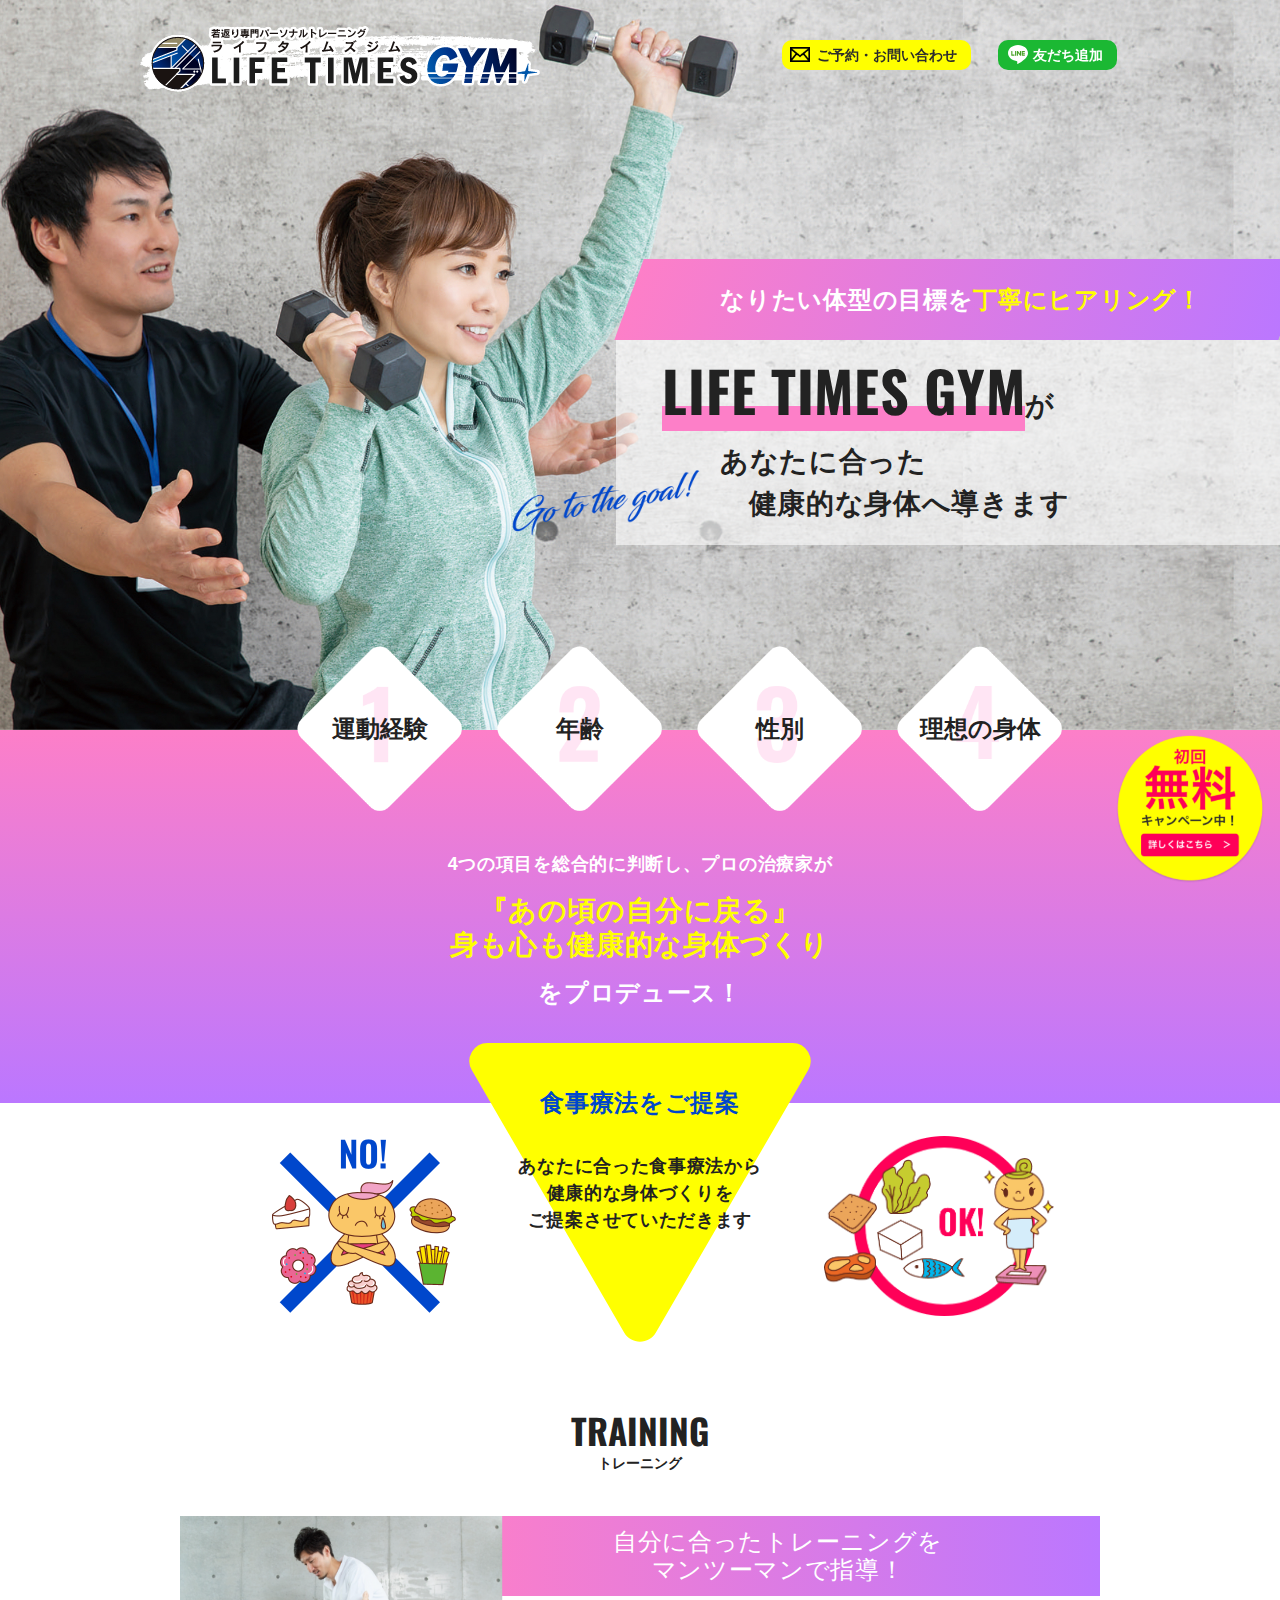
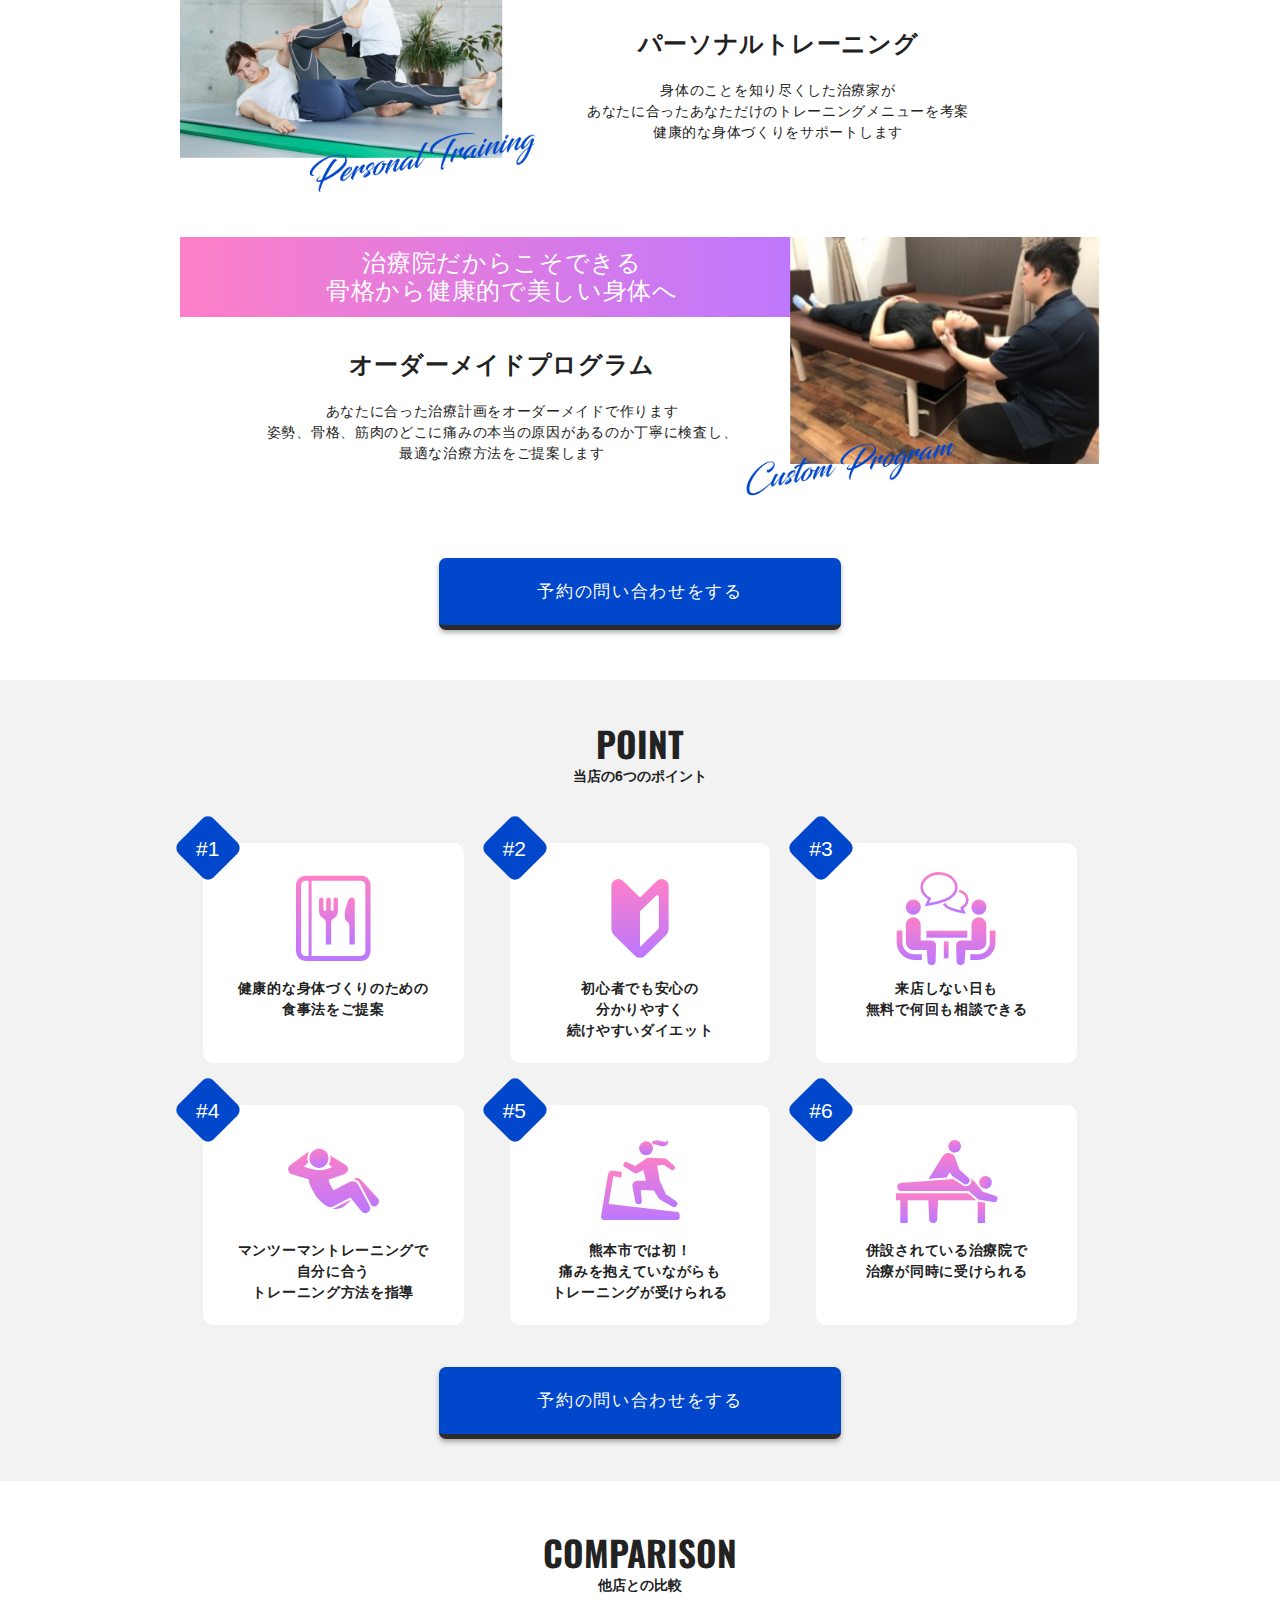
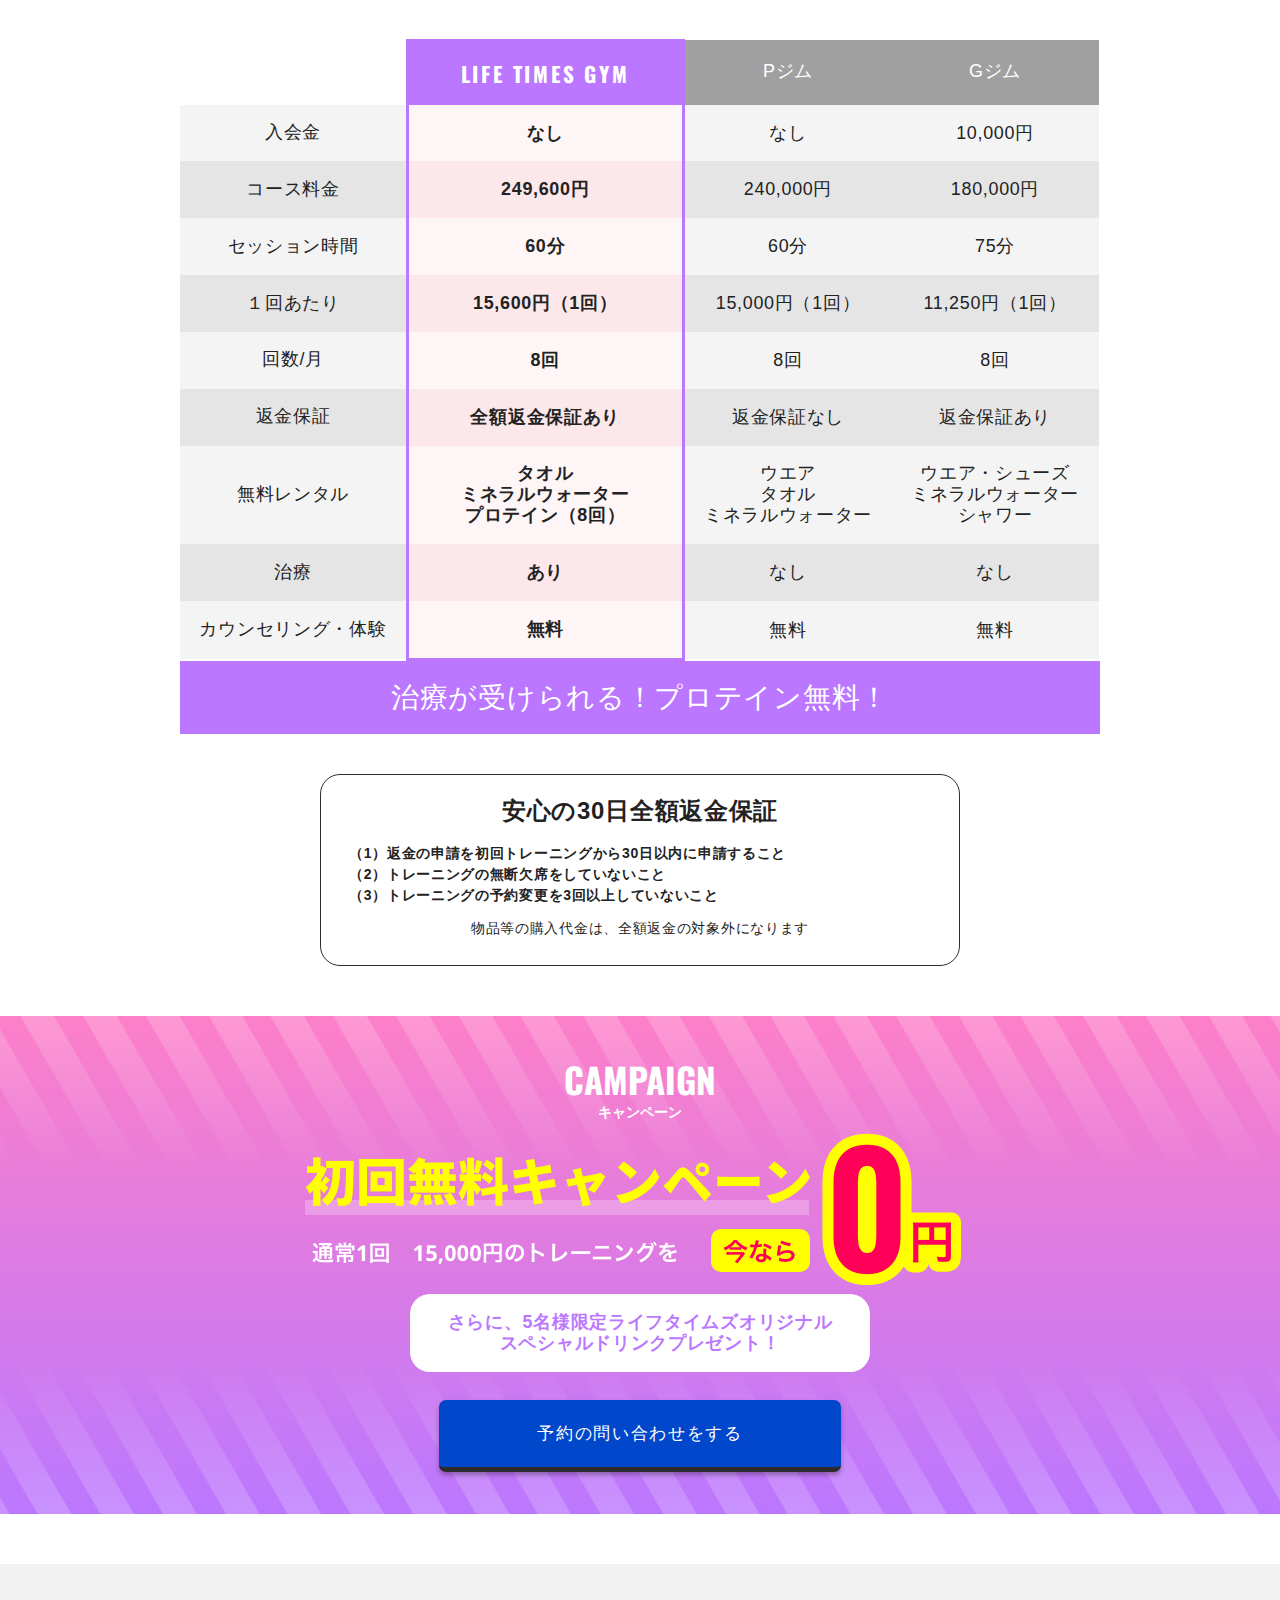
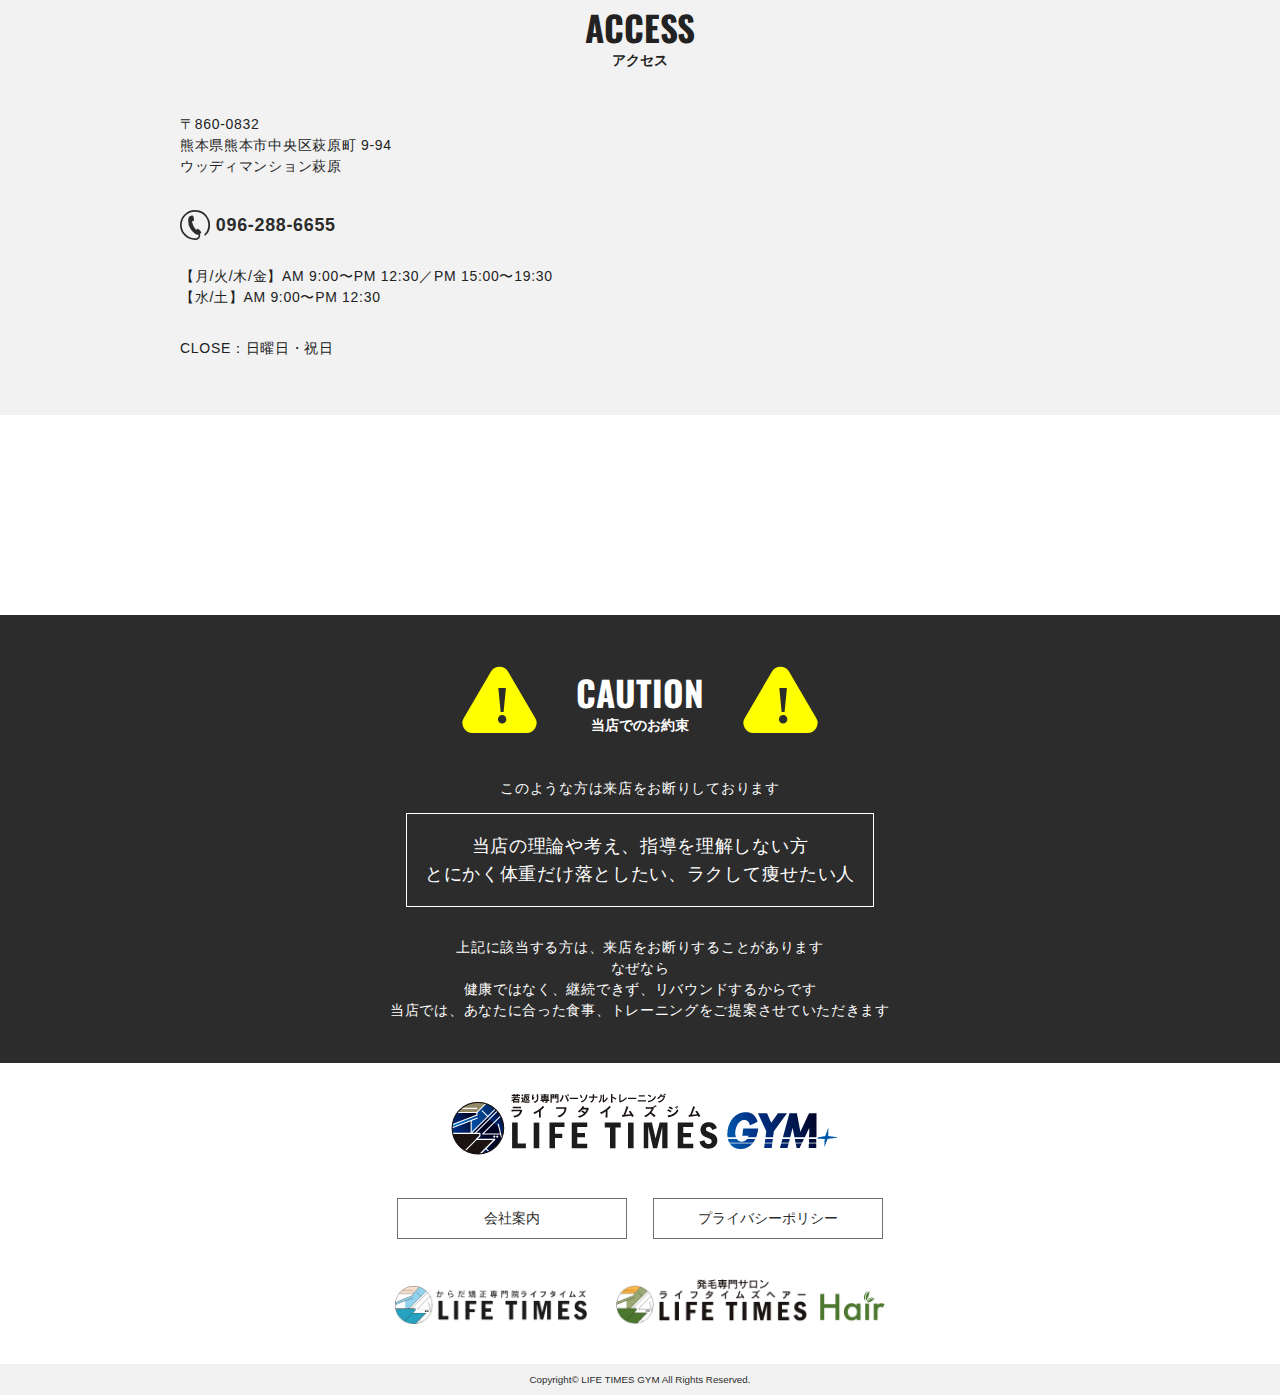
<file: index.html>
<!doctype html>
<html lang="ja">
<head>
<meta name="robots" content="noindex">
<meta http-equiv="Content-Type" content="text/html" charset="UTF-8">
<meta name="viewport" content="width=device-width, initial-scale=1, shrink-to-fit=no">
<title>ライフタイムズジム｜LIFETIMES GYM</title>
<meta content="ライフタイムズジム｜LIFETIMES GYM" name="title">
<meta name="keywords" content="">
<meta name="description" content="ライフタイムズジムでは「運動経験」「年齢」「性別」「理想の身体」を総合的に判断し、プロの治療家が『あの頃の自分に戻る』
身も心も健康的な身体づくりをプロデュースいたします。">
<meta http-equiv="Expires" content="0">
<meta property="og:title" content="ライフタイムズジム｜LIFETIMES GYM">
<meta property="og:type" content="website">
<meta property="og:image" content="https://www">
<meta property="og:url" content="">
<meta property="og:site_name" content="ライフタイムズジム｜LIFETIMES GYM">
<meta property="og:description" content="ライフタイムズジムでは「運動経験」「年齢」「性別」「理想の身体」を総合的に判断し、プロの治療家が『あの頃の自分に戻る』
身も心も健康的な身体づくりをプロデュースいたします。">

<link rel="apple-touch-icon" sizes="76x76" href="_images/favicon/apple-touch-icon.png">
<link rel="icon" type="image/png" sizes="32x32" href="_images/favicon/favicon-32x32.png">
<link rel="icon" type="image/png" sizes="16x16" href="_images/favicon/favicon-16x16.png">
<link rel="manifest" href="_images/favicon/site.webmanifest">
<meta name="msapplication-TileColor" content="#da532c">
<meta name="theme-color" content="#ffffff">

<link href="https://fonts.googleapis.com/css2?family=Oswald:wght@200;600&display=swap" rel="stylesheet">
<link rel="stylesheet" href="_style/base.css">
<link rel="stylesheet" href="_style/style.css">
<!--<script src="_script/jquery-3.4.0.min.js"></script>-->

	
</head>

<body>
	
<div class="contents-wrapper">
	
	<header class="section-header">
		
		<section class="section">
			
			<div class="section-header">
				<div class="header-box split-diff_right">
					<div class="header_logo align-left logo-left">
						<h1>
							<a href="index.html"><img src="_images/logo.png"></a>
						</h1>
					</div>
					<div class="header-contact header-fixed">
						<ul class="list type-line align-right inner header-contact-flex">
							<li><a class="label" href="contact.html">ご予約・お問い合わせ</a></li>
							<li><a class="label" href="https://lin.ee/gx5eV6K" target="_blank">友だち追加</a></li>
						</ul>
					</div>
				</div>
			</div>
			
			<div class="section-block maintitle">
				<p class="title size-middle view-pc"><span class="label">なりたい体型の目標を<font color="#FFFF00">丁寧にヒアリング！</font></span></p>
				<p class="title size-middle view-sp"><span class="label">なりたい体型の目標を<br>　　　　<font color="#FFFF00">丁寧にヒアリング！</font></span></p>
				<h2 class="title size-large view-pc"><span class="label">LIFE TIMES GYM</span>が<br>　　あなたに合った<br>　　　健康的な身体へ導きます</h2>
				<h2 class="title size-large view-sp"><span class="label">LIFE TIMES GYM</span>が<br>あなたに合った<br>健康的な身体へ導きます</h2>
				<img src="_images/maintitlle_catch.png">
			</div>
			
		</section>
		
	</header>
	
	<main class="contents-main">
		<div class="main">
			
			<section class="section box01">
				<div class="section-header">
					<ul>
						<li class="back01">運動経験</li>
						<li class="back02">年齢</li>
						<li class="back03">性別</li>
						<li class="back04">理想の身体</li>
					</ul>
				</div>
				<div class="section-block">
					<p class="title align-center">4つの項目を総合的に判断し、<br class="br-sp" />プロの治療家が</p>
					<p class="title size-large align-center">『あの頃の自分に戻る』<br>身も心も健康的な身体づくり</p>
					<p class="title size-middle align-center">をプロデュース！</p>
				</div>
			</section>
			
			<section class="section box02">
				<div class="section-block">
					<img src="_images/img_no.png" class="view-pc">
					<div class="teian">
						<h3 class="title size-middle">食事療法をご提案</h3>
						<p class="title align-center">あなたに合った食事療法から<br>
							健康的な身体づくりを<br>
							ご提案させていただきます</p>
					</div>
					<img src="_images/img_no.png" class="view-sp">
					<img src="_images/img_ok.png">
				</div>
			</section>
			
			<section class="section box03">
				<div class="section-header">
					<h3>TRAINING</h3>
					<p>トレーニング</p>
				</div>
				<div class="section-block">
					<div class="imgbox">
					<img src="_images/training_img01.png">
					</div>
					<div class="textbox">
						<h4 class="title size-middle">自分に合ったトレーニングを<br>マンツーマンで指導！</h4>
						<h5 class="title size-middle">パーソナルトレーニング</h5>
						<p class="title size-small align-center">身体のことを知り尽くした治療家が<br class="br-pc" />
							あなたに合ったあなただけのトレーニングメニューを考案<br/>
							健康的な身体づくりをサポートします</p>
					</div>
				</div>
				<div class="section-block">
					<div class="imgbox view-sp">
					<img src="_images/training_img02.png">
					</div>
					<div class="textbox">
						<h4 class="title size-middle">治療院だからこそできる<br>骨格から健康的で美しい身体へ</h4>
						<h5 class="title size-middle">オーダーメイドプログラム</h5>
						<p class="title size-small align-center">あなたに合った治療計画を<br class="br-sp" />オーダーメイドで作ります<br>
							姿勢、骨格、筋肉のどこに<br class="br-sp" />痛みの本当の原因があるのか丁寧に検査し、<br>最適な治療方法をご提案します</p>
					</div>
					<div class="imgbox view-pc">
					<img src="_images/training_img02.png">
					</div>
				</div>
				
				<a class="btn btn--blue btn--cubic btn--shadow" href="contact.html">予約の問い合わせをする</a>
				
			</section>
			
			<section class="section box04">
				<div class="section-header">
					<h3>POINT</h3>
					<p>当店の6つのポイント</p>
				</div>
				<div class="section-block">
					<ul>
						<li>
							<p class="number">#1</p>
							<img src="_images/training_icon01.svg">
							<p class="title size-small">健康的な身体づくりのための<br>食事法をご提案</p>
						</li>
						<li>
							<p class="number">#2</p>
							<img src="_images/training_icon02.svg">
							<p class="title size-small">初心者でも安心の<br>分かりやすく<br>続けやすいダイエット</p>
						</li>
						<li>
							<p class="number">#3</p>
							<img src="_images/training_icon03.svg">
							<p class="title size-small">来店しない日も<br>無料で何回も相談できる</p>
						</li>
						<li>
							<p class="number">#4</p>
							<img src="_images/training_icon04.svg">
							<p class="title size-small">マンツーマントレーニングで<br>自分に合う<br>トレーニング方法を指導</p>
						</li>
						<li>
							<p class="number">#5</p>
							<img src="_images/training_icon05.svg">
							<p class="title size-small">熊本市では初！<br>痛みを抱えていながらも<br>トレーニングが受けられる</p>
						</li>
						<li>
							<p class="number">#6</p>
							<img src="_images/training_icon06.svg">
							<p class="title size-small">併設されている治療院で<br>治療が同時に受けられる</p>
						</li>
					</ul>
				</div>
				
				<a class="btn btn--blue btn--cubic btn--shadow" href="contact.html">予約の問い合わせをする</a>
				
			</section>
			
			<section class="section box05">
				<div class="section-header">
					<h3>COMPARISON</h3>
					<p>他店との比較</p>
				</div>
				<div class="section-block reason_table">
				<table>
					<thead>
						<tr>
							<td class="non"></td>
							<th scope="col" class="col-01" style="border-top: solid #BB77FF;">LIFE TIMES GYM</th>
							<th scope="col" class="col-02 title">Pジム</th>
							<th scope="col" class="col-02 title">Gジム</th>
						</tr>
					</thead>
					<tbody class="align-center">
						<tr>
							<th class="col-03 title">入会金</th>
							<td data-label="LIFE TIMES GYM" class="col-04 title">なし</td>
							<td data-label="Pジム" class="col-03 title">なし</td>
							<td data-label="Gジム" class="col-03 title">10,000円</td>
						</tr>
						<tr>
							<th class="col-05 title">コース料金</th>
							<td data-label="LIFE TIMES GYM" class="col-06 title">249,600円</td>
							<td data-label="Pジム" class="col-05 title">240,000円</td>
							<td data-label="Gジム" class="col-05 title">180,000円</td>
						</tr>
						<tr>
							<th class="col-03 title">セッション時間</th>
							<td data-label="LIFE TIMES GYM" class="col-04 title">60分</td>
							<td data-label="Pジム" class="col-03 title">60分</td>
							<td data-label="Gジム" class="col-03 title">75分</td>
						</tr>
						<tr>
							<th class="col-05 title">１回あたり</th>
							<td data-label="LIFE TIMES GYM" class="col-06 title">15,600円（1回）</td>
							<td data-label="Pジム" class="col-05 title">15,000円（1回）</td>
							<td data-label="Gジム" class="col-05 title">11,250円（1回）</td>
						</tr>
						<tr>
							<th class="col-03 title">回数/月</th>
							<td data-label="LIFE TIMES GYM" class="col-04 title">8回</td>
							<td data-label="Pジム" class="col-03 title">8回</td>
							<td data-label="Gジム" class="col-03 title">8回</td>
						</tr>
						<tr>
							<th class="col-05 title">返金保証</th>
							<td data-label="LIFE TIMES GYM" class="col-06 title">全額返金保証あり</td>
							<td data-label="Pジム" class="col-05 title">返金保証なし</td>
							<td data-label="Gジム" class="col-05 title">返金保証あり</td>
						</tr>
						<tr>
							<th class="col-03 title">無料レンタル</th>
							<td data-label="LIFE TIMES GYM" class="col-04 title">タオル<br>ミネラルウォーター<br>プロテイン（8回）</td>
							<td data-label="Pジム" class="col-03 title">ウエア<br>タオル<br>ミネラルウォーター</td>
							<td data-label="Gジム" class="col-03 title">ウエア・シューズ<br>ミネラルウォーター<br>シャワー</td>
						</tr>
						<tr>
							<th class="col-05 title">治療</th>
							<td data-label="LIFE TIMES GYM" class="col-06 title">あり</td>
							<td data-label="Pジム" class="col-05 title">なし</td>
							<td data-label="Gジム" class="col-05 title">なし</td>
						</tr>
						<tr>
							<th class="col-03 title">カウンセリング・体験</th>
							<td data-label="LIFE TIMES GYM" class="col-04 title" style="border-bottom: solid #BB77FF;">無料</td>
							<td data-label="Pジム" class="col-03 title">無料</td>
							<td data-label="Gジム" class="col-03 title">無料</td>
						</tr>
					</tbody>
				</table> 
					<p class="title size-large catch view-pc">治療が受けられる！プロテイン無料！</p>
      			</div>
				
				<div class="section-block">
					<p class="title size-large catch view-sp">治療が受けられる！<br>プロテイン無料！</p>
				</div>
				
				<div class="section-block">
					<p class="title size-middle align-center">安心の30日全額返金保証</p>
					<p class="title size-small">
						（1）返金の申請を初回トレーニングから30日以内に申請すること<br>
						（2）トレーニングの無断欠席をしていないこと<br>
						（3）トレーニングの予約変更を3回以上していないこと</p>
					<p class="title size-small align-center">物品等の購入代金は、<br class="br-sp" />全額返金の対象外になります</p>
				</div>
			</section>
			
			<section class="section box06">
				<a name="campaign">
				<div class="section-header">
					<h3>CAMPAIGN</h3>
					<p>キャンペーン</p>
				</div>
				</a>
				<div class="section-block">
					<img src="_images/campaign_img01.png" class="view-pc">
					<img src="_images/campaign_img01_sp.png" class="view-sp">
					<p class="title">さらに、5名様限定<br class="br-sp" />ライフタイムズオリジナル<br>スペシャルドリンクプレゼント！</p>
				</div>
				
				<a class="btn btn--blue btn--cubic btn--shadow" href="contact.html">予約の問い合わせをする</a>
				
			</section>
			
<!--
			<section class="section box07">
				<div class="section-header">
					<h3>Instagram</h3>
					<p>インスタグラム</p>
				</div>
			</section>
-->
			
			<section class="section box08">
				<div class="section-header">
					<h3>ACCESS</h3>
					<p>アクセス</p>
				</div>
				<div class="section-block">
					<div class="add">
						<p class="title size-small">〒860-0832<br>
							熊本県熊本市中央区萩原町 9-94<br>
							ウッディマンション萩原</p>
						<p class="title tel"><a href="tel:0962886655">096-288-6655</a></p>
						<p class="title size-small">
							【月/火/木/金】AM 9:00〜PM 12:30／PM 15:00〜19:30<br>
							【水/土】AM 9:00〜PM 12:30
						</p>
						<p class="title size-small">
							CLOSE：日曜日・祝日
						</p>
					</div>
					<div class="mapbox view-pc">
						<iframe src="https://www.google.com/maps/embed?pb=!1m14!1m8!1m3!1d26834.96432520277!2d130.709262!3d32.782433!3m2!1i1024!2i768!4f13.1!3m3!1m2!1s0x0%3A0x639af81c929ecfa0!2z44Km44OD44OH44Kj44Oe44Oz44K344On44Oz6JCp5Y6f!5e0!3m2!1sja!2sjp!4v1600066225609!5m2!1sja!2sjp" width="50%" height="450" frameborder="0" style="border:0;" allowfullscreen="" aria-hidden="false" tabindex="0" class="map"></iframe>
					</div>
					<div class="mapbox view-sp">
						<iframe src="https://www.google.com/maps/embed?pb=!1m14!1m8!1m3!1d26834.96432520277!2d130.709262!3d32.782433!3m2!1i1024!2i768!4f13.1!3m3!1m2!1s0x0%3A0x639af81c929ecfa0!2z44Km44OD44OH44Kj44Oe44Oz44K344On44Oz6JCp5Y6f!5e0!3m2!1sja!2sjp!4v1600066225609!5m2!1sja!2sjp" width="100%" height="300" frameborder="0" style="border:0;" allowfullscreen="" aria-hidden="false" tabindex="0" class="map"></iframe>
					</div>
				</div>
			</section>
			
			<section class="section box09">
				<div class="section-header">
					<img src="_images/box09_img.svg">
					<div class="title-text">
						<h3>CAUTION</h3>
						<p>当店でのお約束</p>
					</div>
					<img src="_images/box09_img.svg">
				</div>
				
				<div class="section-block">
					<p class="title size-small align-center">このような方は来店をお断りしております</p>
					<p class="title align-center">当店の理論や考え、指導を理解しない方<br>
						とにかく体重だけ落としたい、<br class="br-sp" />ラクして痩せたい人</p>
					<p class="title size-small align-center">
						上記に該当する方は、<br class="br-sp" />来店をお断りすることがあります<br>
						なぜなら<br>
						健康ではなく、継続できず、<br class="br-sp" />リバウンドするからです<br>
						当店では、あなたに合った食事、<br class="br-sp" />トレーニングをご提案させていただきます
					</p>
				</div>
			</section>
			
		</div>
	</main>
	
	<footer class="contents-footer">
		<section class="section-block align-center">
			<a href="index.html"><img src="_images/logo.png"></a>
		</section>
		<section class="section-block align-center">
			<ul>
				<li><a href="https://life-times.jp/company.html" target="_blank">会社案内</a>
				<a href="privacy.html">プライバシーポリシー</a>
				</li>
			</ul>
		</section>
		<section class="section-block align-center">
			<a href="https://life-times.jp/" target="_blank"><img src="_images/logo02.png"></a>
			<a href="https://lifetimes-hair.jp/" target="_blank"><img src="_images/logo03.png"></a>
		</section>
		
		<section class="section-footer">
			<p class="copyright align-center">Copyright© LIFE TIMES GYM  All Rights Reserved.</p>
		</section>
	</footer>
	
	<div id="topBtn" class="fixed_btn"><a href="#campaign"><img src="_images/side-campaing.png"></a></div>
	
</div>
	
</body>
	<script src="//code.jquery.com/jquery-1.11.3.min.js"></script>
	<script type="text/javascript">
		$(function(){
			$('a[href^=#]').click(function(){
			  var adjust = 0;
			  var speed = 400;
			  var href= $(this).attr("href");
			  var target = $(href == "#" || href == "" ? 'html' : href);
			  var position = target.offset().top + adjust;
			  $('body,html').animate({scrollTop:position}, speed, 'swing');
			  return false;
			});
		  });
	</script>
	
	<script>
		$(document).ready(function(){
			$("#topBtn").hide();
			$(window).on("scroll", function() {
				if ($(this).scrollTop() > 100) {
					$("#topBtn").fadeIn("fast");
				} else {
					$("#topBtn").fadeOut("fast");
				}
				scrollHeight = $(document).height();
				scrollPosition = $(window).height() + $(window).scrollTop();
				footHeight = $("footer").innerHeight(); //footerの高さ（＝止めたい位置）
				if ( scrollHeight - scrollPosition  <= footHeight ) {
					$("#topBtn").css({
						"position":"absolute", 
						"bottom": footHeight + 20
					});
				} else { 
					$("#topBtn").css({
						"position":"fixed",
						"bottom": "20px" 
					});
				}
			});
			$('#topBtn').click(function () {
				$('body,html').animate({
				scrollTop: 0
				}, 400);
				return false;
			});
		});
		
		
	</script>
</html>
</file>
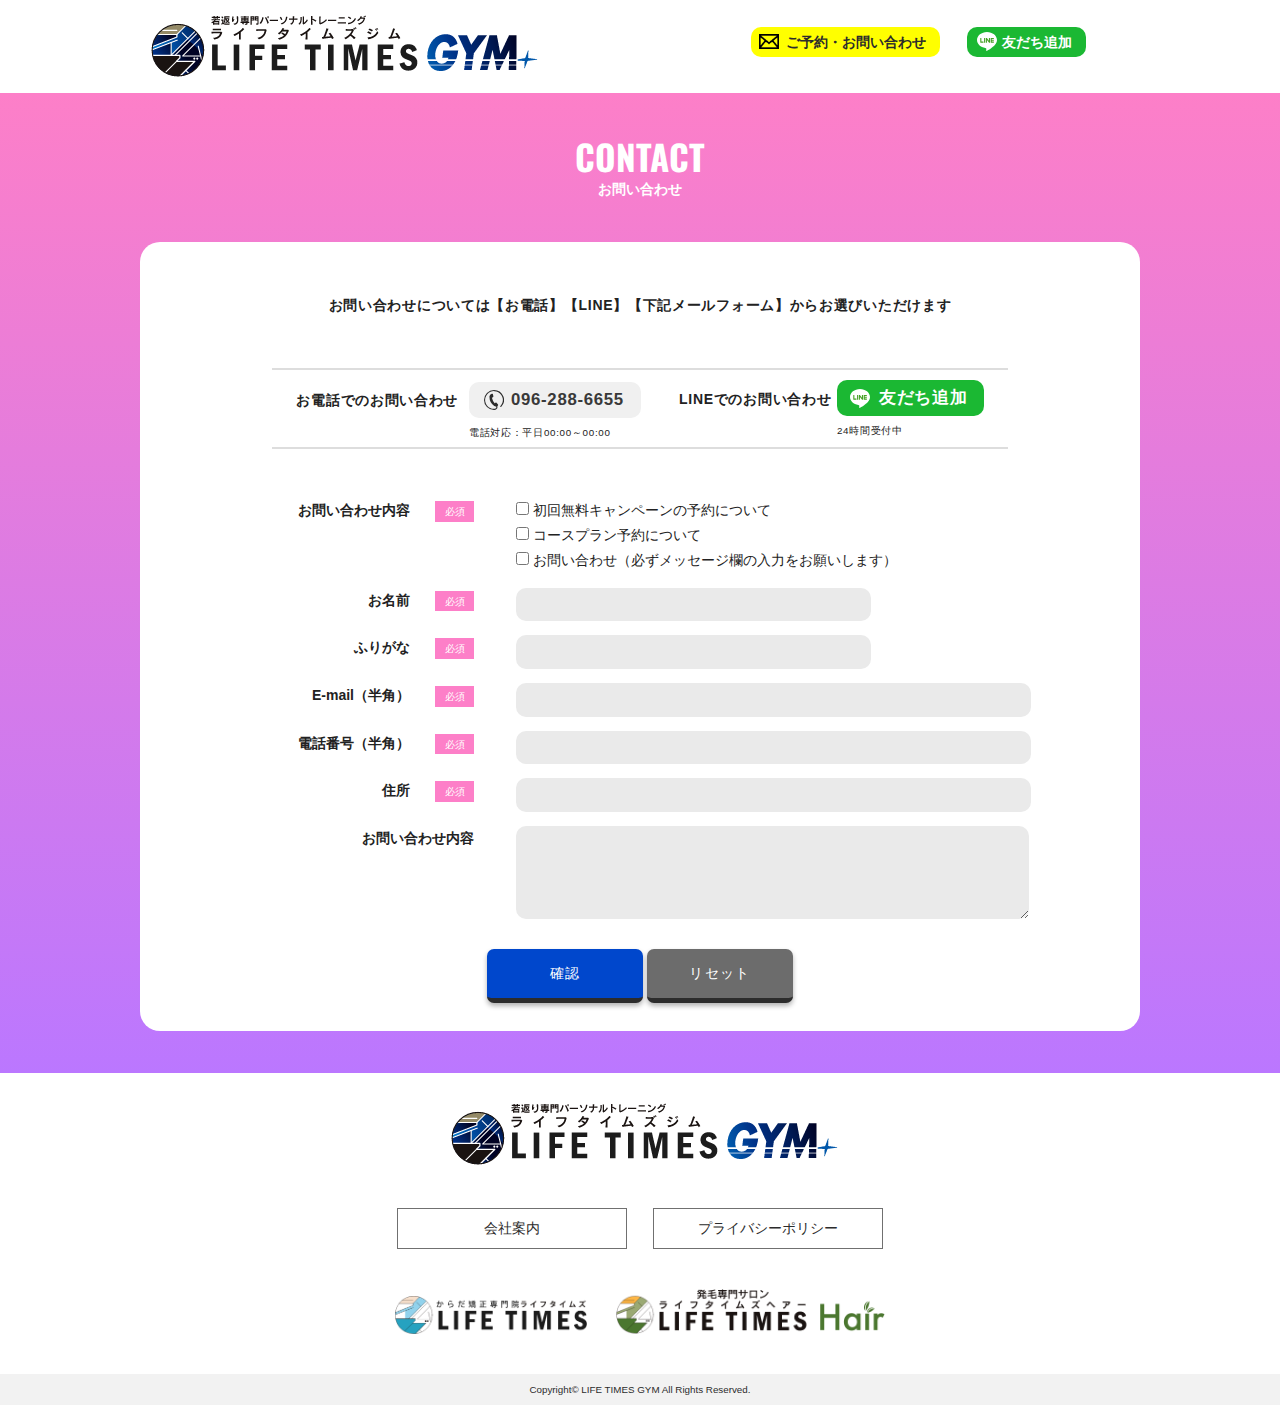
<file: contact.html>
<!DOCTYPE HTML>
<html lang="ja">
<head>
<meta charset="utf-8">
<meta name="viewport" content="width=device-width, initial-scale=1, shrink-to-fit=no">
<title>ライフタイムズジム｜LIFETIMES GYM</title>
<meta content="ライフタイムズジム｜LIFETIMES GYM" name="title">
<meta name="keywords" content="">
<meta name="description" content="ライフタイムズジムでは「運動経験」「年齢」「性別」「理想の身体」を総合的に判断し、プロの治療家が『あの頃の自分に戻る』
身も心も健康的な身体づくりをプロデュースいたします。">
<meta http-equiv="Expires" content="0">
<meta property="og:title" content="ライフタイムズジム｜LIFETIMES GYM">
<meta property="og:type" content="website">
<meta property="og:image" content="https://www">
<meta property="og:url" content="">
<meta property="og:site_name" content="ライフタイムズジム｜LIFETIMES GYM">
<meta property="og:description" content="ライフタイムズジムでは「運動経験」「年齢」「性別」「理想の身体」を総合的に判断し、プロの治療家が『あの頃の自分に戻る』
身も心も健康的な身体づくりをプロデュースいたします。">

<link rel="apple-touch-icon" sizes="76x76" href="_images/favicon/apple-touch-icon.png">
<link rel="icon" type="image/png" sizes="32x32" href="_images/favicon/favicon-32x32.png">
<link rel="icon" type="image/png" sizes="16x16" href="_images/favicon/favicon-16x16.png">
<link rel="manifest" href="_images/favicon/site.webmanifest">
<meta name="msapplication-TileColor" content="#da532c">
<meta name="theme-color" content="#ffffff">

<link href="https://fonts.googleapis.com/css2?family=Oswald:wght@200;600&display=swap" rel="stylesheet">
<link rel="stylesheet" href="_style/base.css">
<link rel="stylesheet" href="_style/style.css">
<script src="_script/jquery-3.4.0.min.js"></script>
<style type="text/css">
/*　フォームデザイン　*/
input[type="submit"],
input[type="reset"],
input[type="button"] {
  border-radius: 0;
  -webkit-box-sizing: content-box;
  -webkit-appearance: button;
  appearance: button;
  border: none;
  box-sizing: border-box;
  cursor: pointer;
}
input[type="submit"]::-webkit-search-decoration,
input[type="reset"]::-webkit-search-decoration,
input[type="button"]::-webkit-search-decoration {
  display: none;
}
input[type="submit"]::focus,
input[type="reset"]::focus,
input[type="button"]::focus {
  outline-offset: -2px;
}

#formWrap {
	width: 90%;
    margin: 3em 5% 0;
}
table.formTable{
	width:100%;
	margin:0 auto;
	border-collapse:collapse;
	font-size: 0;
}
table.formTable th{
	width: 30%;
    font-size: 1.2rem;
    display: inline-block;
    vertical-align: top;
    text-align: right;
	font-size: 1rem;
	margin: 0.5em 0;
}
table.formTable td{
	width: 65%;
	display: inline-block;
	font-size: 1rem;
	text-align: left;
    margin: 0.5em 0 0.5em 5%;
}
table.formTable th .label {
    background: #FD7FC8;
    text-align: center;
    color: #fff;
    font-size: 0.7rem;
    padding: 0.5em 1em;
    margin-left: 10%;
    font-weight: normal;
}
table.formTable td input{
	background: #EAEAEA;
	padding: 0.7em;
	border-radius: 10px;
	border: none;
}
table.formTable td textarea{
	background: #EAEAEA;
	padding: 0.7em;
	border-radius: 10px;
	border: none;
}
table.formTable td input:focus,table.formTable td textarea:focus{
	outline: none;
}

/*　簡易版レスポンシブ用CSS（必要最低限のみとしています。ブレークポイントも含め自由に設定下さい）　*/
@media (max-width: 769px)  {
#formWrap {
	width:95%;
	margin:0 auto;
}
table.formTable th, table.formTable td {
	width:auto;
	display:block;
}
table.formTable th {
	margin-top: 2em;
	border-bottom:0;
	text-align: left;
}
input[type="text"], textarea {
	width: 100%;
	padding:5px;
	font-size:110%;
	display:block;
}
input[type="submit"], input[type="reset"], input[type="button"] {
	display:block;
	width:100%;
}
.section-block p input{
	width: 60%;
	margin: 0 20%;
}
}
</style>
</head>
<body>
	
<div class="contents-wrapper">
	
	<header class="section-header02">
		
		<section class="section">
			
			<div class="section-header02">
				<div class="header-box split-diff_right">
					<div class="header_logo align-left">
						<h1>
							<a href="index.html"><img src="_images/logo.png"></a>
						</h1>
					</div>
					<div class="header-contact">
						<ul class="list type-line align-right inner">
							<li><a class="label" href="contact.html">ご予約・お問い合わせ</a></li>
							<li><a class="label" href="https://lin.ee/gx5eV6K" target="_blank">友だち追加</a></li>
						</ul>
					</div>
				</div>
			</div>
			
		</section>
		
	</header>
	
	<main class="contents-main">
		<div class="main">
			
			<section class="section contact-box01">

				<div class="section-header">
					<h3>CONTACT</h3>
					<p>お問い合わせ</p>
				</div>
				
					<div class="section-block">
						<p class="title size-small align-center info">お問い合わせについては【お電話】【LINE】【下記メールフォーム】からお選びいただけます</p>
						<div class="contact-choose">
							<div class="tel">
								<p class="title size-small align-center">お電話でのお問い合わせ</p>
								<p class="title tel"><a href="tel:0962886655">096-288-6655</a><br><span class="title size-small">電話対応：平日00:00～00:00</span></p>
							</div>
							<div class="line">
								<p class="title size-small align-center">LINEでのお問い合わせ</p>
								<p class="title line"><a href="https://lin.ee/gx5eV6K" target="_blank">友だち追加</a><br><span class="title size-small">24時間受付中</span></p>
							</div>
						</div>
							
							
							<div id="formWrap">
							  <form method="post" action="mail.php">
								<table class="formTable">
                                  <tr>
									<th>お問い合わせ内容<span class="label">必須</span></th>
									<td><input name="お問い合わせ内容" type="checkbox" value="初回無料キャンペーンの予約について" /> 初回無料キャンペーンの予約について<br>
									  <input name="お問い合わせ内容" type="checkbox" value="コースプラン予約について" /> コースプラン予約について<br>
									  <input name="お問い合わせ内容" type="checkbox" value="お問い合わせ（必ずメッセージ欄の入力をお願いします）" /> お問い合わせ（必ずメッセージ欄の入力をお願いします）</td>
								  </tr>
                                  
								  <tr>
									<th>お名前<span class="label">必須</span></th>
									<td><input size="40" type="text" name="お名前" /></td>
								  </tr>
									
									<tr>
									<th>ふりがな<span class="label">必須</span></th>
									<td><input size="40" type="text" name="ふりがな" /></td>
								  </tr>
									
								<tr>
									<th>E-mail（半角）<span class="label">必須</span></th>
									<td><input size="60" type="text" name="Email" /></td>
								  </tr>
									
								  <tr>
									<th>電話番号（半角）<span class="label">必須</span></th>
									<td><input size="60" type="text" name="電話番号" /></td>
								  </tr>
								  
									<tr>
									<th>住所<span class="label">必須</span></th>
									<td><input size="60" type="text" name="住所" /></td>
								  </tr>

								  
								  <tr>
									<th>お問い合わせ内容<br /></th>
									<td><textarea name="お問い合わせ内容" cols="60" rows="5"></textarea></td>
								  </tr>
									
								</table>
								<p align="center" class="align-center">
								  <input type="submit" class="btn btn--blue btn--cubic btn--shadow" value="　 確認 　" />
                                  <input type="reset" class="btn btn--glay btn--cubic btn--shadow" value="リセット" />
								</p>
							  </form>
							</div>
						
					</div>
				
				
				
			</div>
		</main>
		
		<footer class="contents-footer">
		<section class="section-block align-center">
			<a href="index.html"><img src="_images/logo.png"></a>
		</section>
		<section class="section-block align-center">
			<ul>
				<li><a href="https://life-times.jp/company.html" target="_blank">会社案内</a>
				<a href="privacy.html">プライバシーポリシー</a>
				</li>
			</ul>
		</section>
		<section class="section-block align-center">
			<a href="https://life-times.jp/" target="_blank"><img src="_images/logo02.png"></a>
			<a href="https://lifetimes-hair.jp/" target="_blank"><img src="_images/logo03.png"></a>
		</section>
		
		<section class="section-footer">
			<p class="copyright align-center">Copyright&copy; LIFE TIMES GYM  All Rights Reserved.</p>
		</section>
	</footer>
		
	</div>
</body>
</html>
</file>
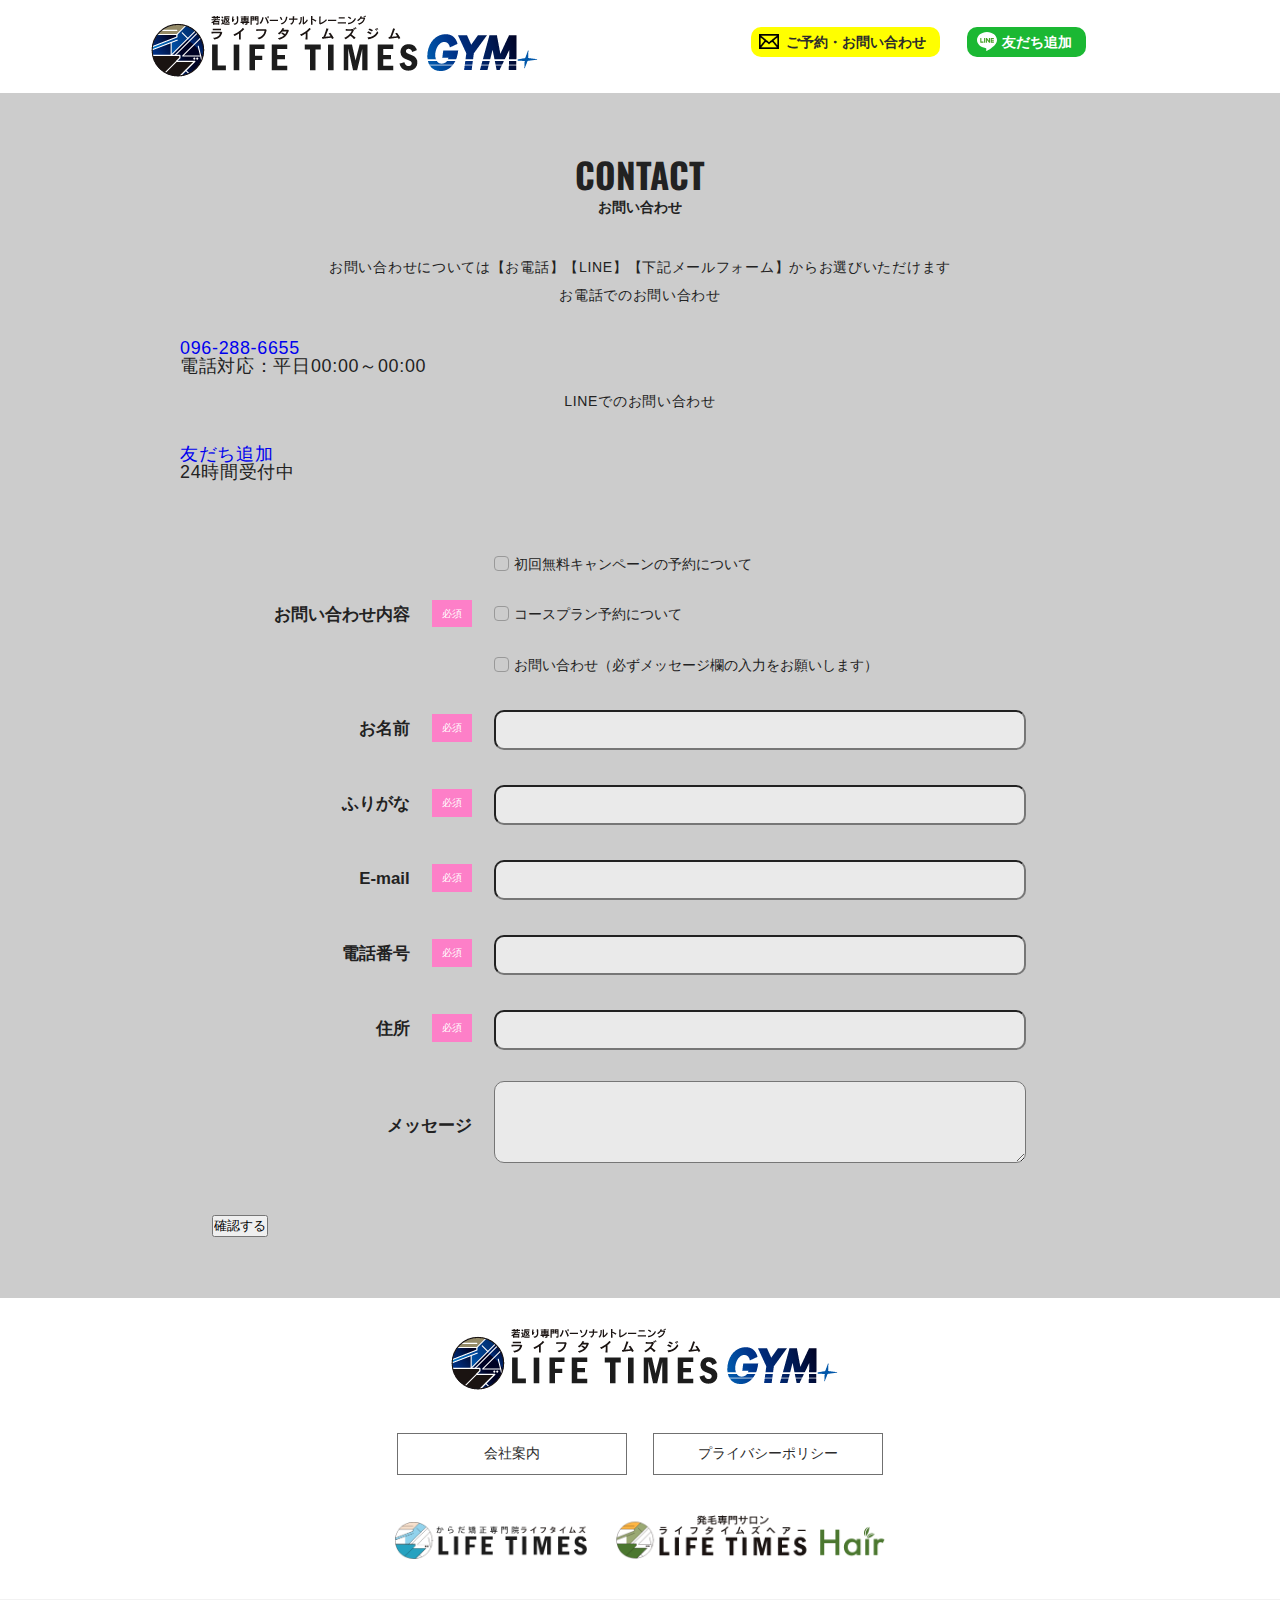
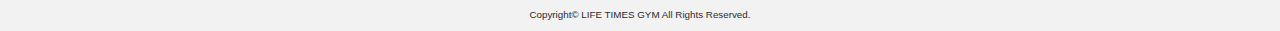
<file: contact_2.html>
<!doctype html>
<html lang="ja">
<head>
<meta name="robots" content="noindex">
<meta charset="shift_jis">
<!--<meta http-equiv="Content-Type" content="text/html">-->
<meta name="viewport" content="width=device-width, initial-scale=1, shrink-to-fit=no">
<title>���C�t�^�C���Y�W���bLIFETIMES GYM</title>
<meta content="���C�t�^�C���Y�W���bLIFETIMES GYM" name="title">
<meta name="keywords" content="">
<meta name="description" content="���C�t�^�C���Y�W���ł́u�^���o���v�u�N��v�u���ʁv�u���z�̐g�́v�𑍍��I�ɔ��f���A�v���̎��ÉƂ��w���̍��̎����ɖ߂�x
�g���S�����N�I�Ȑg�̂Â�����v���f���[�X�������܂��B">
<meta http-equiv="Expires" content="0">
<meta property="og:title" content="���C�t�^�C���Y�W���bLIFETIMES GYM">
<meta property="og:type" content="website">
<meta property="og:image" content="https://www">
<meta property="og:url" content="">
<meta property="og:site_name" content="���C�t�^�C���Y�W���bLIFETIMES GYM">
<meta property="og:description" content="���C�t�^�C���Y�W���ł́u�^���o���v�u�N��v�u���ʁv�u���z�̐g�́v�𑍍��I�ɔ��f���A�v���̎��ÉƂ��w���̍��̎����ɖ߂�x
�g���S�����N�I�Ȑg�̂Â�����v���f���[�X�������܂��B">

<link rel="apple-touch-icon" sizes="76x76" href="_images/favicon/apple-touch-icon.png">
<link rel="icon" type="image/png" sizes="32x32" href="_images/favicon/favicon-32x32.png">
<link rel="icon" type="image/png" sizes="16x16" href="_images/favicon/favicon-16x16.png">
<link rel="manifest" href="_images/favicon/site.webmanifest">
<meta name="msapplication-TileColor" content="#da532c">
<meta name="theme-color" content="#ffffff">

<link href="https://fonts.googleapis.com/css2?family=Oswald:wght@200;600&display=swap" rel="stylesheet">
<link rel="stylesheet" href="_style/base.css">
<link rel="stylesheet" href="_style/style.css">
<script src="_script/jquery-3.4.0.min.js"></script>
	
</head>

<body>
	
<div class="contents-wrapper">
	
	<header class="section-header02">
		
		<section class="section">
			
			<div class="section-header02">
				<div class="header-box split-diff_right">
					<div class="header_logo align-left">
						<h1>
							<a href="index.html"><img src="_images/logo.png"></a>
						</h1>
					</div>
					<div class="header-contact">
						<ul class="list type-line align-right inner">
							<li><a class="label" href="contact.html">���\��E���₢���킹</a></li>
							<li><a class="label" href="https://lin.ee/gx5eV6K" target="_blank">�F�����ǉ�</a></li>
						</ul>
					</div>
				</div>
			</div>
			
		</section>
		
	</header>
	
	<main class="contents-main">
		<div class="main">
			
<!--			<section class="section contact-box01">-->
			 <section class="section area-contact">
	<div id="contact-box">
		<div class="contents">
				<div class="section-header">
					<h3>CONTACT</h3>
					<p>���₢���킹</p>
				</div>
				<div class="section-block">
					<p class="title size-small align-center info">���₢���킹�ɂ��Ắy���d�b�z�yLINE�z�y���L���[���t�H�[���z���炨�I�т��������܂�</p>
					<div class="contact-choose">
						<div class="tel">
							<p class="title size-small align-center">���d�b�ł̂��₢���킹</p>
							<p class="title tel"><a href="tel:0962886655">096-288-6655</a><br><span class="title size-small">�d�b�Ή��F����00:00�`00:00</span></p>
						</div>
						<div class="line">
							<p class="title size-small align-center">LINE�ł̂��₢���킹</p>
							<p class="title line"><a href="https://lin.ee/gx5eV6K" target="_blank">�F�����ǉ�</a><br><span class="title size-small">24���Ԏ�t��</span></p>
						</div>
					</div>
					
					<form action="cgi-bin/contact/mail.cgi" method="post">
                    <input type="hidden" name="nec" value="�`�F�b�N�{�b�N�X,�����O,�ӂ肪��,�Z��,�d�b�ԍ�,���[���A�h���X" />
                    <input type="hidden" name="mailname" value="���[���A�h���X" />
						<div class="table-responsive">
							<table class="table table-striped">
								<tr>
									<th class="contact-title">���₢���킹���e<span class="textred">�K�{</span></th>
									<td><div class="checkbox">
										  <label>
											<input type="checkbox" name="�`�F�b�N�{�b�N�X" class="checkbox-input">
											<span class="checkbox-parts">���񖳗��L�����y�[���̗\��ɂ���</span>
										  </label><br><br>
										  <label>
											<input type="checkbox" name="�`�F�b�N�{�b�N�X" class="checkbox-input">
											<span class="checkbox-parts">�R�[�X�v�����\��ɂ���</span>
										  </label><br><br>
										  <label>
											<input type="checkbox" name="�`�F�b�N�{�b�N�X" class="checkbox-input">
											<span class="checkbox-parts">���₢���킹�i�K�����b�Z�[�W���̓��͂����肢���܂��j</span>
										  </label>
										</div></td>
								</tr>
								<tr>
									<th class="contact-title">�����O<span class="textred">�K�{</span></th>
									<td><input name="�����O" type="text" class="mr05" style="ime-mode:active;"></td>
								</tr>
								<tr>
									<th class="contact-title"> �ӂ肪��<span class="textred">�K�{</span></th>
									<td><input name="�ӂ肪��" type="text" class="mr05" style="ime-mode:active;"></td>
								</tr>
								<tr>
									<th class="contact-title"> E-mail<span class="textred">�K�{</span></th>
									<td><input name="���[���A�h���X" type="text" class="mr05" style="ime-mode:inactive;" data-max="40"></td> 
								</tr>
								<tr>
									<th class="contact-title">�d�b�ԍ�<span class="textred">�K�{</span></th>
									<td><input name="�d�b�ԍ�" type="text" class="mr05" style="ime-mode:inactive;"></td>  
								</tr>
								<tr>
									<th class="contact-title">�Z��<span class="textred">�K�{</span></th>
									<td> <input name="�Z��" type="text" class="mr05" style="ime-mode:active;"></td> 
								</tr>
								<tr>
									<th class="contact-title">���b�Z�[�W</th>
									<td> <textarea name="���b�Z�[�W" type="text" rows="4"></textarea></td> 
								</tr>
							</table>
						</div>
<!--						<input type="submit" value="�m�F����"  class="btn btn--blue btn--cubic btn--shadow"/>-->
						<p align="center"> �@�@
		  <input type="submit" value="�m�F����" />
	  </p>
					</form>
				</div>
				
			</section>
		</div>
	</div>
</section>

			
		</div>
	</main>
	
	<footer class="contents-footer">
		<section class="section-block align-center">
			<a href="index.html"><img src="_images/logo.png"></a>
		</section>
		<section class="section-block align-center">
			<ul>
				<li><a href="https://life-times.jp/company.html" target="_blank">��Јē�</a>
				<a href="privacy.html">�v���C�o�V�[�|���V�[</a>
				</li>
			</ul>
		</section>
		<section class="section-block align-center">
			<a href="https://life-times.jp/" target="_blank"><img src="_images/logo02.png"></a>
			<a href="https://lifetimes-hair.jp/" target="_blank"><img src="_images/logo03.png"></a>
		</section>
		
		<section class="section-footer">
			<p class="copyright align-center">Copyright&copy; LIFE TIMES GYM  All Rights Reserved.</p>
		</section>
	</footer>
	
</div>
	
</body>
</html>
</file>
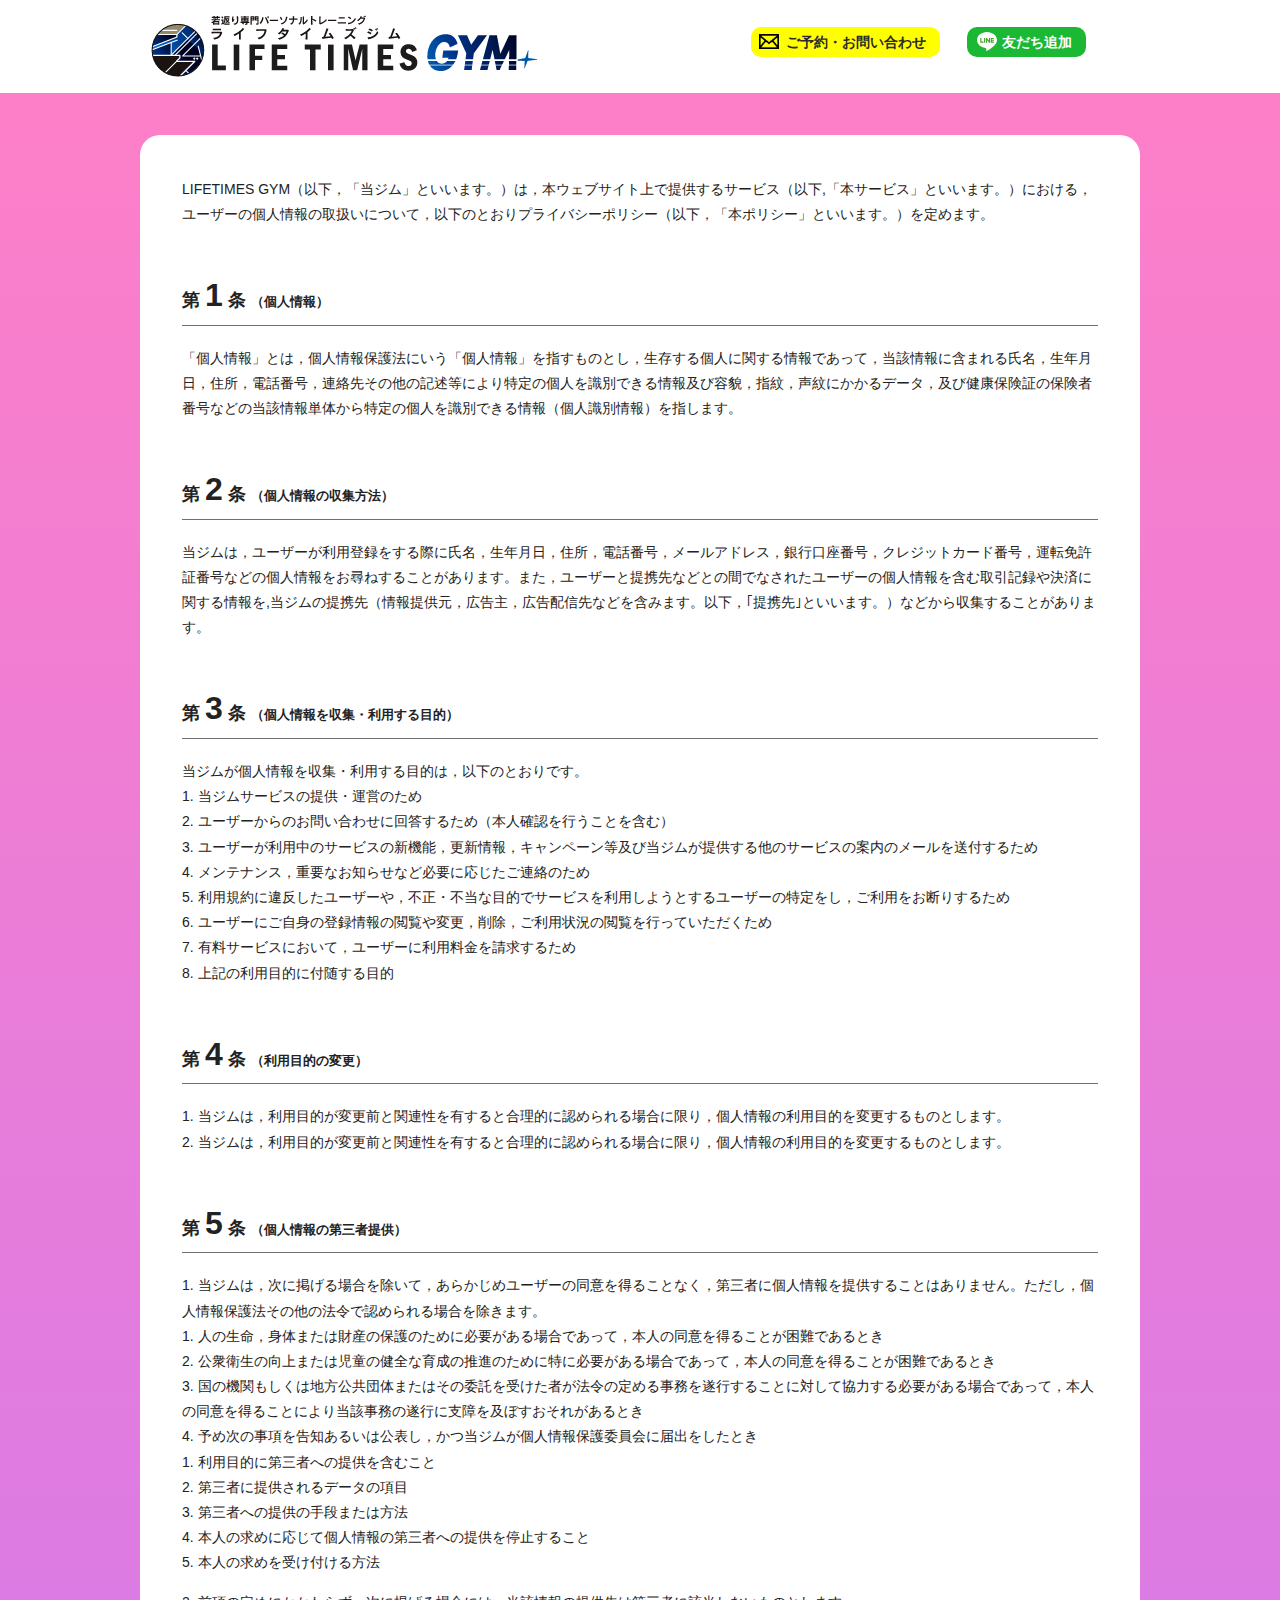
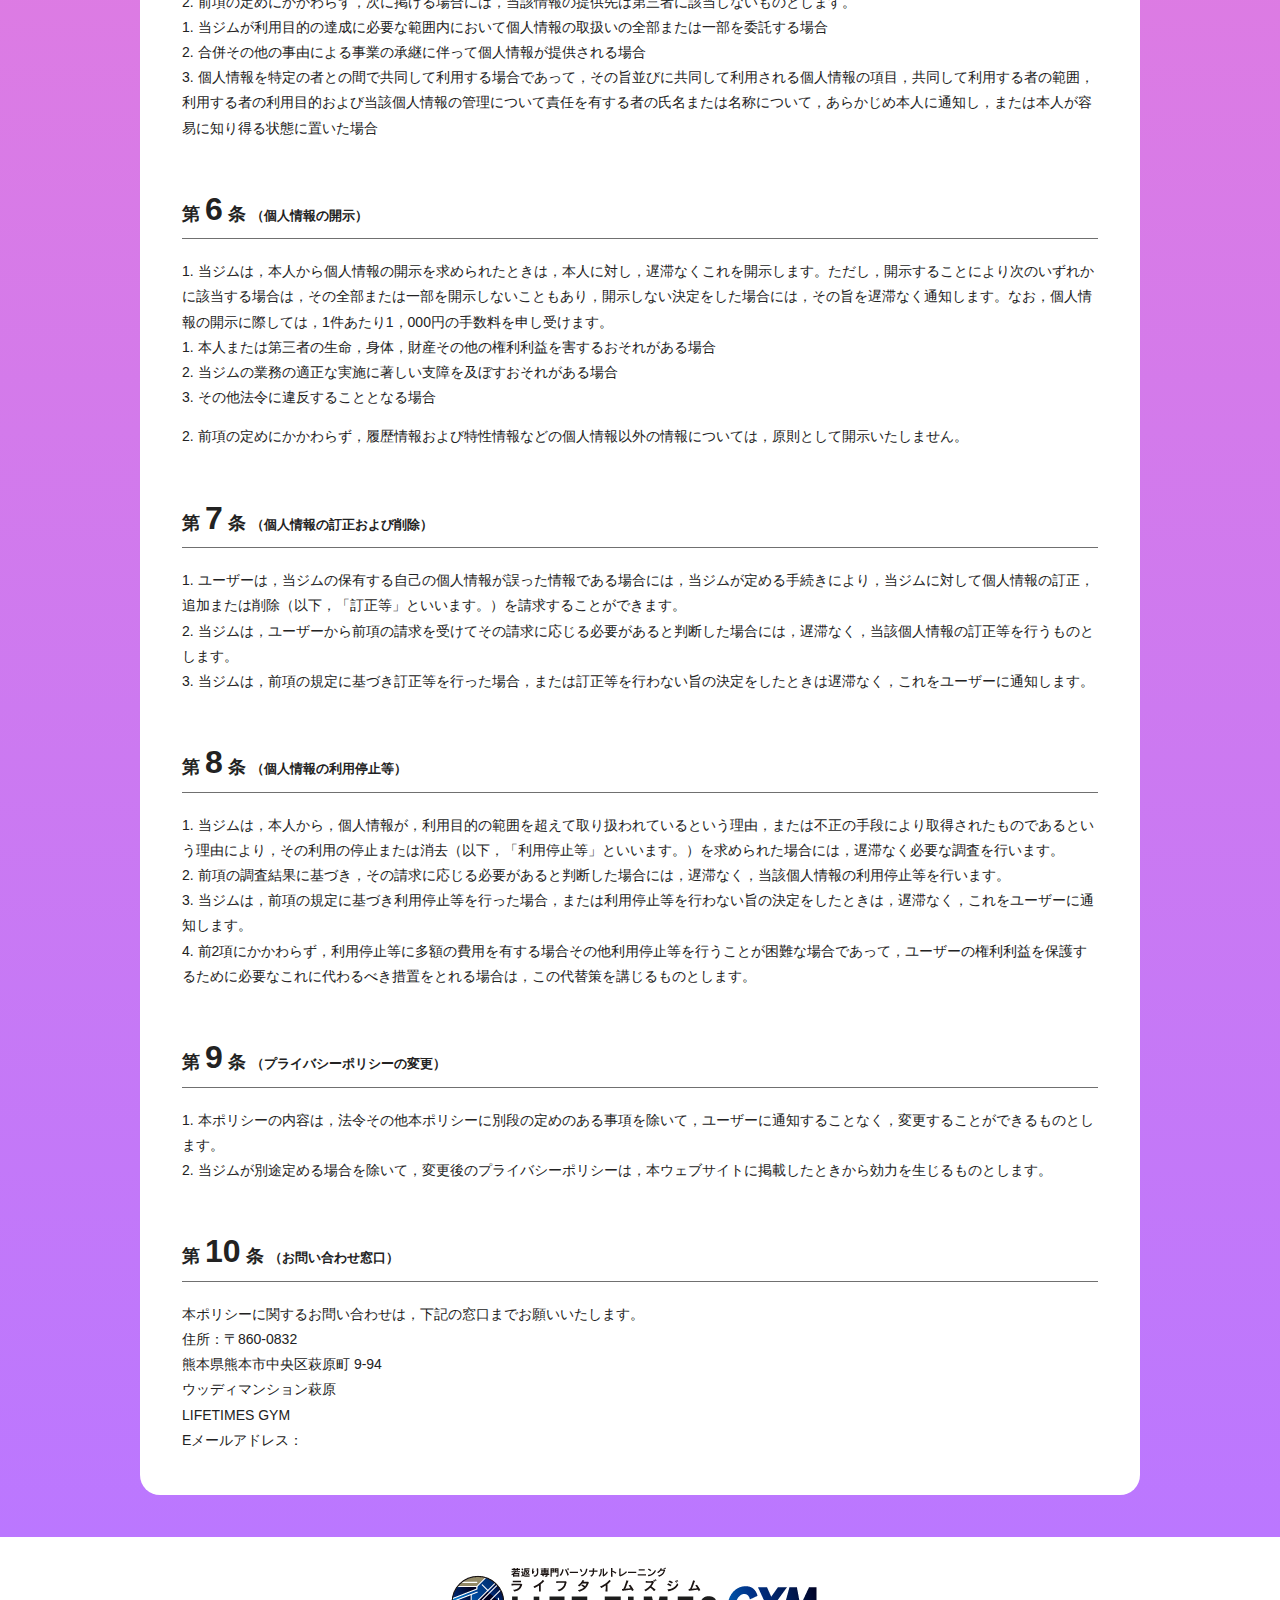
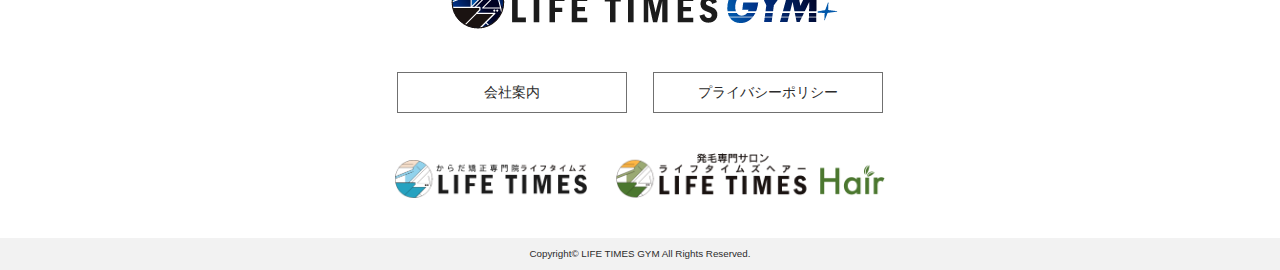
<file: privacy.html>
<!doctype html>
<html lang="ja">
<head>
<meta name="robots" content="noindex">
<meta charset="shift_jis">
<!--<meta http-equiv="Content-Type" content="text/html">-->
<meta name="viewport" content="width=device-width, initial-scale=1, shrink-to-fit=no">
<title>���C�t�^�C���Y�W���bLIFETIMES GYM</title>
<meta content="���C�t�^�C���Y�W���bLIFETIMES GYM" name="title">
<meta name="keywords" content="">
<meta name="description" content="���C�t�^�C���Y�W���ł́u�^���o���v�u�N��v�u���ʁv�u���z�̐g�́v�𑍍��I�ɔ��f���A�v���̎��ÉƂ��w���̍��̎����ɖ߂�x
�g���S�����N�I�Ȑg�̂Â�����v���f���[�X�������܂��B">
<meta http-equiv="Expires" content="0">
<meta property="og:title" content="���C�t�^�C���Y�W���bLIFETIMES GYM">
<meta property="og:type" content="website">
<meta property="og:image" content="https://www">
<meta property="og:url" content="">
<meta property="og:site_name" content="���C�t�^�C���Y�W���bLIFETIMES GYM">
<meta property="og:description" content="���C�t�^�C���Y�W���ł́u�^���o���v�u�N��v�u���ʁv�u���z�̐g�́v�𑍍��I�ɔ��f���A�v���̎��ÉƂ��w���̍��̎����ɖ߂�x
�g���S�����N�I�Ȑg�̂Â�����v���f���[�X�������܂��B">

<link rel="apple-touch-icon" sizes="76x76" href="_images/favicon/apple-touch-icon.png">
<link rel="icon" type="image/png" sizes="32x32" href="_images/favicon/favicon-32x32.png">
<link rel="icon" type="image/png" sizes="16x16" href="_images/favicon/favicon-16x16.png">
<link rel="manifest" href="_images/favicon/site.webmanifest">
<meta name="msapplication-TileColor" content="#da532c">
<meta name="theme-color" content="#ffffff">

<link href="https://fonts.googleapis.com/css2?family=Oswald:wght@200;600&display=swap" rel="stylesheet">
<link rel="stylesheet" href="_style/base.css">
<link rel="stylesheet" href="_style/style.css">
<script src="_script/jquery-3.4.0.min.js"></script>
	
<style type="text/css">
/*�@������ʁ@*/

.contact-box01 {
	
}
.contact-box01 .section-block h3{
	padding: 2em 0 0 0;
    display: block;
    color: #0047CC;
    font-weight: bold;
}
.contact-box01 .section-block p{
	line-height: 1.5em;
	padding-bottom: 2em;
}
@media (max-width: 769px)  {
	.contact-box01 {
		height: 100vh;
	}

}
</style>
</head>

<body>
	
<div class="contents-wrapper">
	
	<header class="section-header02">
		
		<section class="section">
			
			<div class="section-header02">
				<div class="header-box split-diff_right">
					<div class="header_logo align-left">
						<h1>
							<a href="index.html"><img src="_images/logo.png"></a>
						</h1>
					</div>
					<div class="header-contact">
						<ul class="list type-line align-right inner">
							<li><a class="label" href="contact.html">���\��E���₢���킹</a></li>
							<li><a class="label" href="https://lin.ee/gx5eV6K" target="_blank">�F�����ǉ�</a></li>
						</ul>
					</div>
				</div>
			</div>
			
		</section>
		
	</header>
	
	<main class="contents-main">
		<div class="main">
			
			<section class="section privacy-box01">
				<div class="section-block">
					<p>LIFETIMES GYM�i�ȉ��C�u���W���v�Ƃ����܂��B�j�́C�{�E�F�u�T�C�g��Œ񋟂���T�[�r�X�i�ȉ�,�u�{�T�[�r�X�v�Ƃ����܂��B�j�ɂ�����C���[�U�[�̌l���̎戵���ɂ��āC�ȉ��̂Ƃ���v���C�o�V�[�|���V�[�i�ȉ��C�u�{�|���V�[�v�Ƃ����܂��B�j���߂܂��B</p>
						<div class="title_03">��
						  <font size="+3">1</font> ��
						  <font size="-1">�i�l���j</font>
						</div>
						<p>�u�l���v�Ƃ́C�l���ی�@�ɂ����u�l���v���w�����̂Ƃ��C��������l�Ɋւ�����ł����āC���Y���Ɋ܂܂�鎁���C���N�����C�Z���C�d�b�ԍ��C�A���悻�̑��̋L�q���ɂ�����̌l�����ʂł�����y�їe�e�C�w��C����ɂ�����f�[�^�C�y�ь��N�ی��؂̕ی��Ҕԍ��Ȃǂ̓��Y���P�̂������̌l�����ʂł�����i�l���ʏ��j���w���܂��B</p>
						<div class="title_03">��
						  <font size="+3">2</font> ��
						  <font size="-1">�i�l���̎��W���@�j</font>
						</div>
						<p>���W���́C���[�U�[�����p�o�^������ۂɎ����C���N�����C�Z���C�d�b�ԍ��C���[���A�h���X�C��s�����ԍ��C�N���W�b�g�J�[�h�ԍ��C�^�]�Ƌ��ؔԍ��Ȃǂ̌l�������q�˂��邱�Ƃ�����܂��B�܂��C���[�U�[�ƒ�g��ȂǂƂ̊ԂłȂ��ꂽ���[�U�[�̌l�����܂ގ���L�^�⌈�ςɊւ������,���W���̒�g��i���񋟌��C�L����C�L���z�M��Ȃǂ��܂݂܂��B�ȉ��C���g�棂Ƃ����܂��B�j�Ȃǂ�����W���邱�Ƃ�����܂��B</p>
						<div class="title_03">��
						  <font size="+3">3</font> ��
						  <font size="-1">�i�l�������W�E���p����ړI�j</font>
						</div>
						<p>���W�����l�������W�E���p����ړI�́C�ȉ��̂Ƃ���ł��B<br> 1. ���W���T�[�r�X�̒񋟁E�^�c�̂���<br> 2. ���[�U�[����̂��₢���킹�ɉ񓚂��邽�߁i�{�l�m�F���s�����Ƃ��܂ށj<br> 3. ���[�U�[�����p���̃T�[�r�X�̐V�@�\�C�X�V���C�L�����y�[�����y�ѓ��W�����񋟂��鑼�̃T�[�r�X�̈ē��̃��[���𑗕t���邽��<br> 4. �����e�i���X�C�d�v�Ȃ��m�点�ȂǕK�v�ɉ��������A���̂���<br> 5. ���p�K��Ɉᔽ�������[�U�[��C�s���E�s���ȖړI�ŃT�[�r�X�𗘗p���悤�Ƃ��郆�[�U�[�̓�������C�����p�����f�肷�邽��<br> 6. ���[�U�[�ɂ����g�̓o�^���̉{����ύX�C�폜�C�����p�󋵂̉{�����s���Ă�����������<br> 7. �L���T�[�r�X�ɂ����āC���[�U�[�ɗ��p�����𐿋����邽��<br> 8. ��L�̗��p�ړI�ɕt������ړI</p>
						<div class="title_03">��
						  <font size="+3">4</font> ��
						  <font size="-1">�i���p�ړI�̕ύX�j</font>
						</div>
						<p>1. ���W���́C���p�ړI���ύX�O�Ɗ֘A����L����ƍ����I�ɔF�߂���ꍇ�Ɍ���C�l���̗��p�ړI��ύX������̂Ƃ��܂��B<br> 2. ���W���́C���p�ړI���ύX�O�Ɗ֘A����L����ƍ����I�ɔF�߂���ꍇ�Ɍ���C�l���̗��p�ړI��ύX������̂Ƃ��܂��B </p>
						<div class="title_03">��
						  <font size="+3">5</font> ��
						  <font size="-1">�i�l���̑�O�Ғ񋟁j</font>
						</div>
						<p>1. ���W���́C���Ɍf����ꍇ�������āC���炩���߃��[�U�[�̓��ӂ𓾂邱�ƂȂ��C��O�҂Ɍl����񋟂��邱�Ƃ͂���܂���B�������C�l���ی�@���̑��̖@�߂ŔF�߂���ꍇ�������܂��B<br>
						  <div class="privacyBox2"> 1. �l�̐����C�g�̂܂��͍��Y�̕ی�̂��߂ɕK�v������ꍇ�ł����āC�{�l�̓��ӂ𓾂邱�Ƃ�����ł���Ƃ�<br> 2. ���O�q���̌���܂��͎����̌��S�Ȉ琬�̐��i�̂��߂ɓ��ɕK�v������ꍇ�ł����āC�{�l�̓��ӂ𓾂邱�Ƃ�����ł���Ƃ�<br> 3. ���̋@�ւ������͒n�������c�̂܂��͂��̈ϑ����󂯂��҂��@�߂̒�߂鎖���𐋍s���邱�Ƃɑ΂��ċ��͂���K�v������ꍇ�ł����āC�{�l�̓��ӂ𓾂邱�Ƃɂ�蓖�Y�����̐��s�Ɏx����y�ڂ������ꂪ����Ƃ�<br> 4. �\�ߎ��̎��������m���邢�͌��\���C�����W�����l���ی�ψ���ɓ͏o�������Ƃ�
							<div class="privacyBox3"> 1. ���p�ړI�ɑ�O�҂ւ̒񋟂��܂ނ���<br> 2. ��O�҂ɒ񋟂����f�[�^�̍���<br> 3. ��O�҂ւ̒񋟂̎�i�܂��͕��@<br> 4. �{�l�̋��߂ɉ����Čl���̑�O�҂ւ̒񋟂��~���邱��<br> 5. �{�l�̋��߂��󂯕t������@ </div>
						  </div>
						</p>
						<p>2. �O���̒�߂ɂ�����炸�C���Ɍf����ꍇ�ɂ́C���Y���̒񋟐�͑�O�҂ɊY�����Ȃ����̂Ƃ��܂��B
						  <div class="privacyBox2"> 1. ���W�������p�ړI�̒B���ɕK�v�Ȕ͈͓��ɂ����Čl���̎戵���̑S���܂��͈ꕔ���ϑ�����ꍇ<br> 2. �������̑��̎��R�ɂ�鎖�Ƃ̏��p�ɔ����Čl��񂪒񋟂����ꍇ<br> 3. �l�������̎҂Ƃ̊Ԃŋ������ė��p����ꍇ�ł����āC���̎|���тɋ������ė��p�����l���̍��ځC�������ė��p����҂͈̔́C���p����҂̗��p�ړI����ѓ��Y�l���̊Ǘ��ɂ��ĐӔC��L����҂̎����܂��͖��̂ɂ��āC���炩���ߖ{�l�ɒʒm���C�܂��͖{�l���e�Ղɒm�蓾���Ԃɒu�����ꍇ<br> </div>
						</p>
						<div class="title_03">��
						  <font size="+3">6</font> ��
						  <font size="-1">�i�l���̊J���j</font>
						</div>
						<p>1. ���W���́C�{�l����l���̊J�������߂�ꂽ�Ƃ��́C�{�l�ɑ΂��C�x�؂Ȃ�������J�����܂��B�������C�J�����邱�Ƃɂ�莟�̂����ꂩ�ɊY������ꍇ�́C���̑S���܂��͈ꕔ���J�����Ȃ����Ƃ�����C�J�����Ȃ�����������ꍇ�ɂ́C���̎|��x�؂Ȃ��ʒm���܂��B�Ȃ��C�l���̊J���ɍۂ��ẮC1��������1�C000�~�̎萔����\���󂯂܂��B<br>
						  <div class="privacyBox2"> 1. �{�l�܂��͑�O�҂̐����C�g�́C���Y���̑��̌������v���Q���邨���ꂪ����ꍇ<br> 2. ���W���̋Ɩ��̓K���Ȏ��{�ɒ������x����y�ڂ������ꂪ����ꍇ<br> 3. ���̑��@�߂Ɉᔽ���邱�ƂƂȂ�ꍇ </div>
						</p>
						<p> 2. �O���̒�߂ɂ�����炸�C������񂨂�ѓ������Ȃǂ̌l���ȊO�̏��ɂ��ẮC�����Ƃ��ĊJ���������܂���B </p>
						<div class="title_03">��
						  <font size="+3">7</font> ��
						  <font size="-1">�i�l���̒�������э폜�j</font>
						</div>
						<p> 1. ���[�U�[�́C���W���ۗ̕L���鎩�Ȃ̌l��񂪌�������ł���ꍇ�ɂ́C���W������߂�葱���ɂ��C���W���ɑ΂��Čl���̒����C�ǉ��܂��͍폜�i�ȉ��C�u�������v�Ƃ����܂��B�j�𐿋����邱�Ƃ��ł��܂��B<br> 2. ���W���́C���[�U�[����O���̐������󂯂Ă��̐����ɉ�����K�v������Ɣ��f�����ꍇ�ɂ́C�x�؂Ȃ��C���Y�l���̒��������s�����̂Ƃ��܂��B<br> 3. ���W���́C�O���̋K��Ɋ�Â����������s�����ꍇ�C�܂��͒��������s��Ȃ��|�̌���������Ƃ��͒x�؂Ȃ��C��������[�U�[�ɒʒm���܂��B<br> </p>
						<div class="title_03">��
						  <font size="+3">8</font> ��
						  <font size="-1">�i�l���̗��p��~���j</font>
						</div>
						<p> 1. ���W���́C�{�l����C�l��񂪁C���p�ړI�͈̔͂𒴂��Ď�舵���Ă���Ƃ������R�C�܂��͕s���̎�i�ɂ��擾���ꂽ���̂ł���Ƃ������R�ɂ��C���̗��p�̒�~�܂��͏����i�ȉ��C�u���p��~���v�Ƃ����܂��B�j�����߂�ꂽ�ꍇ�ɂ́C�x�؂Ȃ��K�v�Ȓ������s���܂��B<br> 2. �O���̒������ʂɊ�Â��C���̐����ɉ�����K�v������Ɣ��f�����ꍇ�ɂ́C�x�؂Ȃ��C���Y�l���̗��p��~�����s���܂��B<br> 3. ���W���́C�O���̋K��Ɋ�Â����p��~�����s�����ꍇ�C�܂��͗��p��~�����s��Ȃ��|�̌���������Ƃ��́C�x�؂Ȃ��C��������[�U�[�ɒʒm���܂��B<br> 4. �O2���ɂ�����炸�C���p��~���ɑ��z�̔�p��L����ꍇ���̑����p��~�����s�����Ƃ�����ȏꍇ�ł����āC���[�U�[�̌������v��ی삷�邽�߂ɕK�v�Ȃ���ɑ���ׂ��[�u���Ƃ��ꍇ�́C���̑�֍���u������̂Ƃ��܂��B<br> </p>
						<div class="title_03">��
						  <font size="+3">9</font> ��
						  <font size="-1">�i�v���C�o�V�[�|���V�[�̕ύX�j</font>
						</div>
						<p> 1. �{�|���V�[�̓��e�́C�@�߂��̑��{�|���V�[�ɕʒi�̒�߂̂��鎖���������āC���[�U�[�ɒʒm���邱�ƂȂ��C�ύX���邱�Ƃ��ł�����̂Ƃ��܂��B<br> 2. ���W�����ʓr��߂�ꍇ�������āC�ύX��̃v���C�o�V�[�|���V�[�́C�{�E�F�u�T�C�g�Ɍf�ڂ����Ƃ�������͂𐶂�����̂Ƃ��܂��B<br> </p>
						<div class="title_03">��
						  <font size="+3">10</font> ��
						  <font size="-1">�i���₢���킹�����j</font>
						</div>
						<p> �{�|���V�[�Ɋւ��邨�₢���킹�́C���L�̑����܂ł��肢�������܂��B<br> �Z���F��860-0832<br>�F�{���F�{�s�����攋���� 9-94<br>�E�b�f�B�}���V��������<br> LIFETIMES GYM <br> E���[���A�h���X�F </p>

					</div>
		</div>
				
			</section>
		</div>
	</section>

			
		</div>
	</main>
	
	<footer class="contents-footer">
		<section class="section-block align-center">
			<a href="index.html"><img src="_images/logo.png"></a>
		</section>
		<section class="section-block align-center">
			<ul>
				<li><a href="https://life-times.jp/company.html" target="_blank">��Јē�</a>
				<a href="privacy.html">�v���C�o�V�[�|���V�[</a>
				</li>
			</ul>
		</section>
		<section class="section-block align-center">
			<a href="https://life-times.jp/" target="_blank"><img src="_images/logo02.png"></a>
			<a href="https://lifetimes-hair.jp/" target="_blank"><img src="_images/logo03.png"></a>
		</section>
		
		<section class="section-footer">
			<p class="copyright align-center">Copyright&copy; LIFE TIMES GYM  All Rights Reserved.</p>
		</section>
	</footer>
	
</div>
	
</body>
</html>
</file>
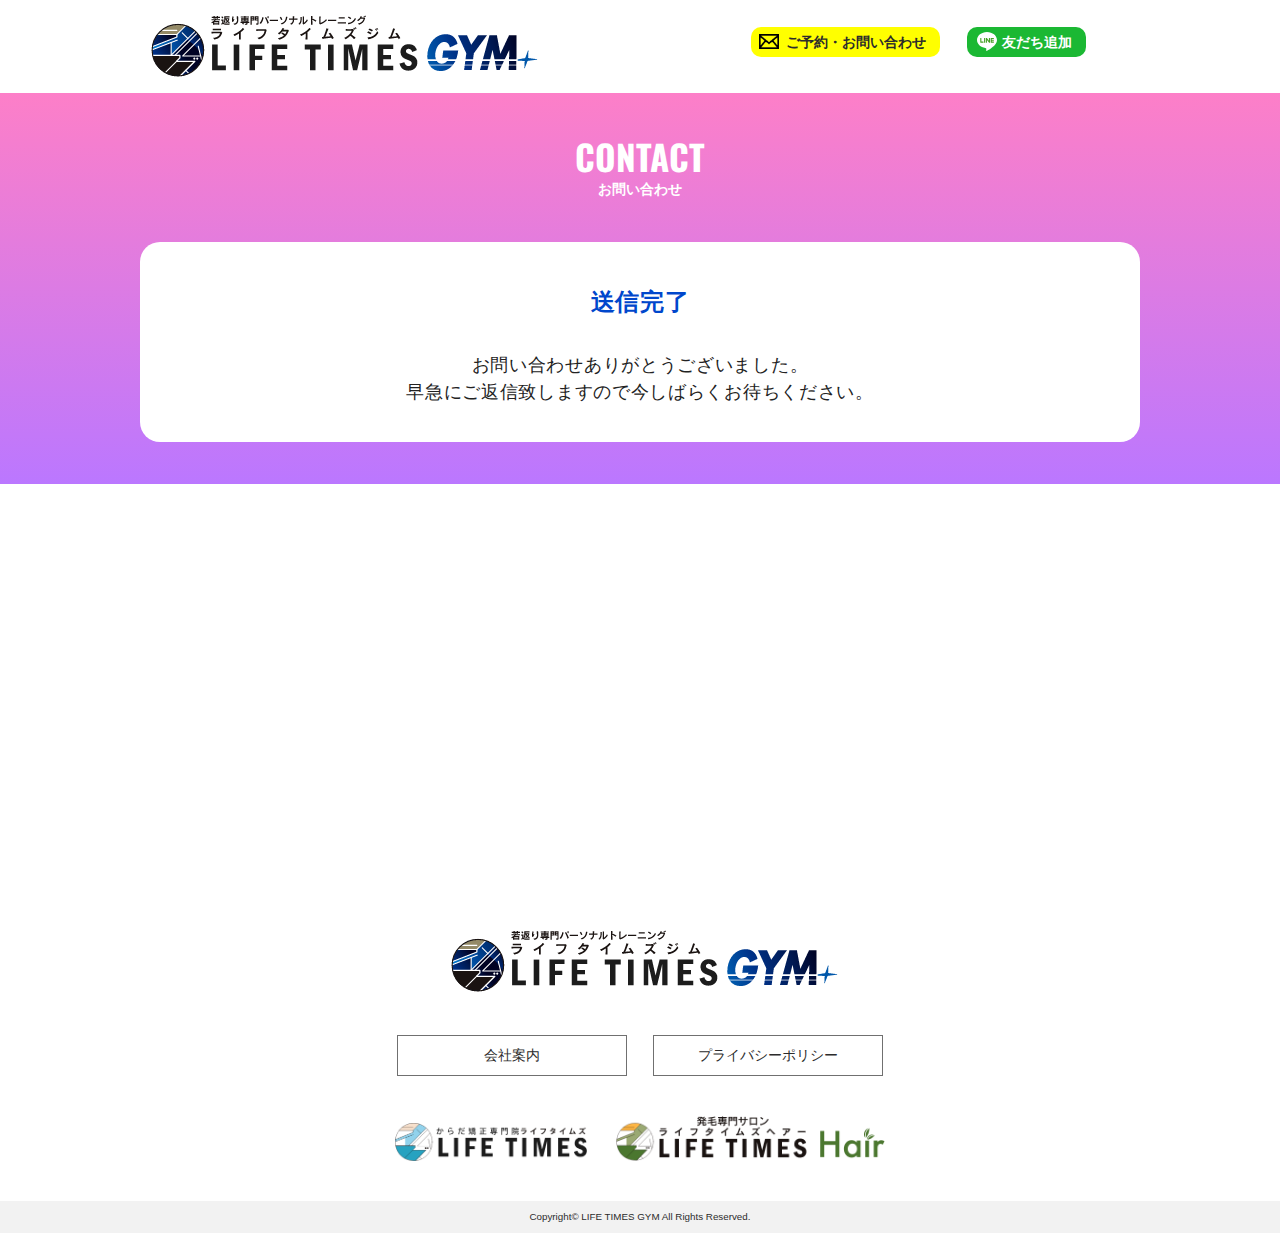
<file: thanks.html>
<!doctype html>
<html lang="ja">
<head>
<meta name="robots" content="noindex">
<meta charset="shift_jis">
<!--<meta http-equiv="Content-Type" content="text/html">-->
<meta name="viewport" content="width=device-width, initial-scale=1, shrink-to-fit=no">
<title>���C�t�^�C���Y�W���bLIFETIMES GYM</title>
<meta content="���C�t�^�C���Y�W���bLIFETIMES GYM" name="title">
<meta name="keywords" content="">
<meta name="description" content="���C�t�^�C���Y�W���ł́u�^���o���v�u�N��v�u���ʁv�u���z�̐g�́v�𑍍��I�ɔ��f���A�v���̎��ÉƂ��w���̍��̎����ɖ߂�x
�g���S�����N�I�Ȑg�̂Â�����v���f���[�X�������܂��B">
<meta http-equiv="Expires" content="0">
<meta property="og:title" content="���C�t�^�C���Y�W���bLIFETIMES GYM">
<meta property="og:type" content="website">
<meta property="og:image" content="https://www">
<meta property="og:url" content="">
<meta property="og:site_name" content="���C�t�^�C���Y�W���bLIFETIMES GYM">
<meta property="og:description" content="���C�t�^�C���Y�W���ł́u�^���o���v�u�N��v�u���ʁv�u���z�̐g�́v�𑍍��I�ɔ��f���A�v���̎��ÉƂ��w���̍��̎����ɖ߂�x
�g���S�����N�I�Ȑg�̂Â�����v���f���[�X�������܂��B">

<link rel="apple-touch-icon" sizes="76x76" href="_images/favicon/apple-touch-icon.png">
<link rel="icon" type="image/png" sizes="32x32" href="_images/favicon/favicon-32x32.png">
<link rel="icon" type="image/png" sizes="16x16" href="_images/favicon/favicon-16x16.png">
<link rel="manifest" href="_images/favicon/site.webmanifest">
<meta name="msapplication-TileColor" content="#da532c">
<meta name="theme-color" content="#ffffff">

<link href="https://fonts.googleapis.com/css2?family=Oswald:wght@200;600&display=swap" rel="stylesheet">
<link rel="stylesheet" href="_style/base.css">
<link rel="stylesheet" href="_style/style.css">
<script src="_script/jquery-3.4.0.min.js"></script>
	
<style type="text/css">
/*�@������ʁ@*/

.contact-box01 {
	
}
.contact-box01 .section-block h3{
	padding: 2em 0 0 0;
    display: block;
    color: #0047CC;
    font-weight: bold;
}
.contact-box01 .section-block p{
	line-height: 1.5em;
	padding-bottom: 2em;
}
@media (max-width: 769px)  {
	.contact-box01 {
		height: 100vh;
	}

}
</style>
</head>

<body>
	
<div class="contents-wrapper">
	
	<header class="section-header02">
		
		<section class="section">
			
			<div class="section-header02">
				<div class="header-box split-diff_right">
					<div class="header_logo align-left">
						<h1>
							<a href="index.html"><img src="_images/logo.png"></a>
						</h1>
					</div>
					<div class="header-contact">
						<ul class="list type-line align-right inner">
							<li><a class="label" href="contact.html">���\��E���₢���킹</a></li>
							<li><a class="label" href="https://lin.ee/gx5eV6K" target="_blank">�F�����ǉ�</a></li>
						</ul>
					</div>
				</div>
			</div>
			
		</section>
		
	</header>
	
	<main class="contents-main">
		<div class="main">
			
			<section class="section contact-box01">
			
				<div class="section-header">
					<h3>CONTACT</h3>
					<p>���₢���킹</p>
				</div>
				<div class="section-block">
					<h3 class="title size-middle">���M����</h3>
					<p class="title align-center">���₢���킹���肪�Ƃ��������܂����B<br>
						���}�ɂ��ԐM�v���܂��̂ō����΂炭���҂����������B</p>
				</div>
				
			</section>
		</div>
	</section>

			
		</div>
	</main>
	
	<footer class="contents-footer">
		<section class="section-block align-center">
			<a href="index.html"><img src="_images/logo.png"></a>
		</section>
		<section class="section-block align-center">
			<ul>
				<li><a href="https://life-times.jp/company.html" target="_blank">��Јē�</a>
				<a href="privacy.html">�v���C�o�V�[�|���V�[</a>
				</li>
			</ul>
		</section>
		<section class="section-block align-center">
			<a href="https://life-times.jp/" target="_blank"><img src="_images/logo02.png"></a>
			<a href="https://lifetimes-hair.jp/" target="_blank"><img src="_images/logo03.png"></a>
		</section>
		
		<section class="section-footer">
			<p class="copyright align-center">Copyright&copy; LIFE TIMES GYM  All Rights Reserved.</p>
		</section>
	</footer>
	
</div>
	
</body>
</html>
</file>
<file: _style/base.css>
@charset "UTF-8";

/*.gcol {
	border-top: 1px solid #c00;
	border-bottom: 1px solid #c00;
}

.col {
  min-height: 40px;
}

.col > * {
  background-color: #fff;
}

.section,
.inner {
	background-color: #f2f2f2;
}

.section > * {
  min-height: 100px;
	background-color: #aaa;
}

.main .section > * {
	background-color: #666;
}

[class^="contents-"] + [class^="contents-"] {
  margin-top: 180px;
}

th {
background-color: #fff;
}*/


/*===============================================================

	基本設定

===============================================================*/

*,
:after,
:before {
	margin: 0;
	padding: 0;
	box-sizing: border-box;
	word-break: break-all;
	text-transform: none!important;
}

:after,
:before {
	vertical-align: middle;
	line-height: 1;
	display: inline-block;
}

body,
html {
	margin: 0;
	padding: 0;
	color: #222;
	font-size: 14px;
	line-height: 1.8;
	font-family: 'Helvetica Neue','Lucida Grande','Hiragino Kaku Gothic Pro','ヒラギノ角ゴ Pro W3',Meiryo,'メイリオ',sans-serif;
  background-color: #fff;
	overflow-x: hidden;
}

div {
	margin-left: auto;
	margin-right: auto;
}

p {
	text-align: left;
}

* + p {
	margin-top: 1rem;
}

img {
	max-width: 100%;
	height: auto;
	border: none;
	vertical-align: bottom;
}

hr {
	height: 0;
	margin: 1rem 0;
	padding: 0;
	border: 0;
	border-top: 1px solid #ccc;
}

a:focus,
a:hover {
	opacity: 0.5;
	outline: 0;
}

a,
button,
input,
textarea,
.btn {
	-webkit-transition: 0.3s ease;
	-ms-transition: 0.3s ease;
	transition: 0.3s ease;
}

table {
	width: 100%;
}

main,section,aside,article {
	display: block;
}


@media (min-width: 769px) {
  .view-sp {
    display: none !important;
  }
	.view-sp + * {
		margin-top: 0 !important;
	}
}

@media (max-width: 768px) {
  .view-pc {
    display: none !important;
  }
	/*.view-pc + * {
		margin-top: 0 !important;
	}*/
}


/*===============================================================

	分割レイアウト設定

===============================================================*/

.gcol {
	margin-left: -20px;
	margin-right: -20px;
	font-size: 0;
	letter-spacing: 0;
	position: relative;
	-js-display: flex;
  display: -webkit-flex;
  display: flex;
	-webkit-flex-wrap: wrap;
	-webkit-flex-direction:row;
  flex-flow: row wrap;
  justify-content: center;
}

.gcol > .col {
  width: 100%;
	margin: 0 !important;
	padding-right: 20px;
	padding-left: 20px;
	padding-top: 40px;
	font-size: 1rem;
	display: block;
	position: relative;
	list-style: none;
}

.gcol > .col > :first-child {
	margin-top: 0 !important;
}

.gcol > .col > :last-child {
	margin-bottom: 0 !important;
}

.gcol.align-left {
	justify-content: flex-start;
}

.gcol.valign-middle {
	align-items: center;
}

.gcol.valign-bottom {
	align-items: flex-end;
}

* + .gcol {
  margin-top: 20px;
}

/*---------------------------------------------------------------
	space
---------------------------------------------------------------*/

.gcol.space-none {
	margin-left: 0;
	margin-right: 0;
}

.gcol.space-none > .col {
	padding-left: 0;
	padding-right: 0;
	padding-top: 0;
}

.gcol.space-small {
	margin-left: -10px;
	margin-right: -10px;
}

.gcol.space-small > .col {
	padding-left: 10px;
	padding-right: 10px;
	padding-top: 20px;
}

.gcol.space-large {
	margin-left: -30px;
	margin-right: -30px;
}

.gcol.space-large > .col {
	padding-left: 30px;
	padding-right: 30px;
	padding-top: 60px;
}

/*---------------------------------------------------------------
	split col
---------------------------------------------------------------*/

.gcol.split-half > .col {
	width: 50%;
}

.gcol.split-third > .col {
	width: 33.333%;
}

.gcol.split-fourth > .col {
	width: 25%;
}

.gcol.split-fifth > .col {
	width: 20%;
}

.gcol.split-sixth > .col {
	width: 16.666%;
}

[class*="split-diff"].gcol > .col {
	width: 75%;
}

.gcol.split-diff_left > .col:last-child,
.gcol.split-diff_right > .col:first-child {
	width: 25%;
}

.gcol.split-half > :nth-child(-n+2),
.gcol.split-third > :nth-child(-n+3), 
.gcol.split-fourth > :nth-child(-n+4), 
.gcol.split-fifth > :nth-child(-n+5), 
.gcol.split-sixth > :nth-child(-n+6), 
[class*="split-diff"].gcol > .col {
	padding-top: 0;
}

.gcol > .col.size-full {
	width: 100%;
}

/*---------------------------------------------------------------
	responsive
---------------------------------------------------------------*/
@media (max-width: 768px) {
	
  .gcol {
    justify-content: flex-start;
  }
	.gcol:not([class*=" hold"]) {
		margin-left: 0;
		margin-right: 0;
    flex-direction: column;
	}
	.gcol:not([class*=" hold"]) > .col {
		width: 100%;
		padding-left: 0;
		padding-right: 0;
		padding-top: 20px;
	}
  .gcol.space-none:not([class*=" hold"]) > .col {
		padding-top: 0;
	}
	.gcol.space-small:not([class*=" hold"]) > .col {
		padding-top: 10px;
	}
	.gcol.space-large:not([class*=" hold"]) > .col {
		padding-top: 30px;
	}
	[class*=" hold"].gcol {
		margin-left: -10px;
		margin-right: -10px;
	}
	[class*=" hold"].gcol > .col {
		padding-left: 10px;
		padding-right: 10px;
		padding-top: 20px;
	}
	[class*=" hold"].gcol.space-none {
		margin-left: 0;
		margin-right: 0;
	}
	[class*=" hold"].gcol.space-none > .col {
		padding-left: 0;
		padding-right: 0;
		padding-top: 0;
	}
	[class*=" hold"].gcol.space-small {
		margin-left: -5px;
		margin-right: -5px;
	}
	[class*=" hold"].gcol.space-small > .col {
		padding-left: 5px;
		padding-right: 5px;
		padding-top: 10px;
	}
	[class*=" hold"].gcol.space-large {
		margin-left: -15px;
		margin-right: -15px;
	}
	[class*=" hold"].gcol.space-large > .col {
		padding-left: 15px;
		padding-right: 15px;
		padding-top: 30px;
	}
	.gcol.hold-half > .col {
		width: 50% !important;
	}
	.gcol.hold-third > .col {
		width: 33.333% !important;
	}
	.gcol.hold-fourth > .col {
		width: 25% !important;
	}
	.gcol.hold-fifth > .col {
		width: 20% !important;
	}
	.gcol.hold-sixth > .col {
		width: 16.666% !important;
	}
  [class*="split-diff"].gcol:not(.hold) >.col {
    width: 100%;
  }
	.gcol:not(.reverse) > :first-child,
	.gcol.split-half.hold > :nth-child(-n+2),
	.gcol.split-third.hold > :nth-child(-n+3), 
	.gcol.split-fourth.hold > :nth-child(-n+4), 
	.gcol.split-fifth.hold > :nth-child(-n+5), 
	.gcol.split-sixth.hold > :nth-child(-n+6), 
	[class*="split-diff"].gcol.hold > .col,
	.gcol.hold-half > :nth-child(-n+2),
	.gcol.hold-third > :nth-child(-n+3), 
	.gcol.hold-fourth > :nth-child(-n+4), 
	.gcol.hold-fifth > :nth-child(-n+5), 
	.gcol.hold-sixth > :nth-child(-n+6) {
		padding-top: 0 !important;
	}
	.gcol.reverse {
    flex-direction: column-reverse;
  }
  .gcol.reverse > .col {
    padding-top: 20px;
  }
  .gcol.reverse > :last-child {
    padding-top: 0 !important;
  }
  .gcol.reverse.space-none > .col {
    padding-top: 0;
  }
  .gcol.reverse.space-small > .col {
    padding-top: 10px;
  }
  .gcol.reverse.space-large > .col {
    padding-top: 30px;
  }
}


/*===============================================================

	基本コンテンツ設定

===============================================================*/

[class^="contents-"] {
	margin: 0;
	padding: 0;
	position: relative;
}

[class^="contents-"] > :first-child {
	margin-top: 0 !important;
}

[class^="contents-"] > :last-child {
	margin-bottom: 0 !important;
}

.contents-wrapper {
	min-height: 100vh;
	position: relative;
}

/*---------------------------------------------------------------
	main
---------------------------------------------------------------*/

.contents-main > .inner {
  font-size: 0;
  letter-spacing: 0;
	-js-display: flex;
	display: -webkit-flex;
	display: flex;
	-webkit-flex-wrap: wrap;
	-webkit-flex-direction:row;
	flex-flow: row wrap;
	justify-content: space-between;
}

.contents-main > .inner > * {
  font-size: 1rem;
  display: inline-block;
}

.contents-main > .inner > .main {
  width: calc(100% - 430px);
	margin: 0;
}

.contents-main > .inner > .aside {
  width: 100%;
  max-width: 350px;
}

.contents-main > .inner > .aside > * {
  padding-left: 0;
  padding-right: 0;
}



@media (max-width: 768px) {
  .contents-main > .inner {
    flex-direction: column;
  }
  .contents-main > .inner > * {
    max-width: inherit !important;
    margin-left: 0;
		margin-bottom: 30px;
  }
  .contents-main > .inner > .main {
    width: 100%;
    order: 1;
  }
	.contents-main > .inner > .main + .aside {
		margin-top: 30px;
	}
}


/*---------------------------------------------------------------
	footer
---------------------------------------------------------------*/

.contents-footer.position-bottom {
	width: 100%;
	position: absolute;
	bottom: 0;
}

/*---------------------------------------------------------------
	section
---------------------------------------------------------------*/

.section {
	margin: 0;
	text-align: center;
	position: relative;
}

[class^="section-"] {
	position: relative;
}

.section > :first-child ,
[class^="section-"] > :first-child {
	margin-top: 0 !important;
}

.section > :last-child,
[class^="section-"] > :last-child {
	margin-bottom: 0 !important;
}

.section:not(.view-sp) + .section,
.inner + .section {
	margin-top: 50px;
}

[class*=" area-"].section {
	padding-top: 60px;
	padding-bottom: 60px;
  background-color: #ccc;
}

[class*=" area-"].section + [class*=" area-"].section {
	margin-top: 0 !important;
}

.section > *,
.inner {
	max-width: 1000px;
	margin-left: auto;
	margin-right: auto;
	padding-left: 40px;
	padding-right: 40px;
	position: relative;
	display: block;
}

.inner .section > * {
  padding-left: 0;
  padding-right: 0;
}

.inner > :last-child {
	margin-bottom: 0 !important;
}

.section > .size-full {
	padding-left: 0;
	padding-right: 0;
	max-width: none;
}

.section > hr {
	max-width: 1120px;
}

[class^="section-"] + [class^="section-"] {
	margin-top: 40px;
}

.aside [class^="section-"] + [class^="section-"] {
	margin-top: 20px;
}

@media (max-width: 768px) {
	.section:not(.view-pc) + .section,
	.inner + .section {
		margin-top: 60px;
	}
	[class*=" area-"].section {
		padding-top: 30px;
		padding-bottom: 30px;
	}
	.section > *,
	.inner {
		padding-left: 15px;
		padding-right: 15px;
	}
	[class^="section-"] + [class^="section-"] {
		margin-top: 20px;
	}
}


/*===============================================================

	汎用スタイル

===============================================================*/

.align-left {
	text-align: left!important;
}

.align-center {
	text-align: center!important;
}

.align-right {
	text-align: right!important;
}

.lead {
	font-size: 1.14rem;
	font-weight: bolder;
}

.note {
	color: #888;
	font-size: 0.75rem;
}

* + .none {
	margin-top: 1em;
}

.strong {
	color: #c00;
}

/*---------------------------------------------------------------
	kakomi
---------------------------------------------------------------*/

.kakomi {
	padding: 1em;
	border: 1px solid #ccc;
}

.kakomi > :first-child {
	margin-top: 0 !important;
}

.kakomi > :last-child {
	margin-bottom: 0 !important;
}

.kakomi.type-fill {
	border: 0;
	background-color: #ccc;
}

/*---------------------------------------------------------------
	scroll
---------------------------------------------------------------*/

.scroll-y {
	height: 20em;
	padding: 1em;
	border: 1px solid #ccc;
	overflow-y: scroll;
	position: relative;
}

.scroll-x > :first-child,
.scroll-y > :first-child {
	margin-bottom: 0 !important;
}

.scroll-x > :last-child,
.scroll-y > :last-child {
	margin-bottom: 0 !important;
}

@media (max-width: 768px) {
	.scroll-x {
		width: 1200px;
		white-space: nowrap;
		overflow-x: scroll;
	}
}

/*---------------------------------------------------------------
	thumbnail
---------------------------------------------------------------*/

.thumbnail {
	background-size: cover;
	background-repeat: no-repeat;
	background-position: center;
	overflow: hidden;
	position: relative;
}

.thumbnail:after {
	content: '';
	width: 100%;
	padding-top: 75%;
	display: block;
}

.thumbnail > img {
	width: 100%;
	position: absolute;
	top: 0;
	left: 0;
}


/*===============================================================

	見出し

===============================================================*/

h1, h2, h3, h4, h5, h6 {
	font-size: 1rem;
	font-weight: 400;
}

.title {
	margin-bottom: 1em;
	font-size: 1.28em;
	line-height: 1;
	letter-spacing: 0.05rem;
	position: relative;
}

.title > .label {
	width: 100%;
	line-height: 1.4;
	display: inline-block;
	position: relative;
}

.title > a {
	text-decoration: none;
}

* + .title {
	margin-top: 2.14em;
}

.title.size-small {
	font-size: 1em;
}

.title.size-middle {
	font-size: 1.71em;
}

.title.size-large {
	font-size: 2em;
}

@media (max-width: 768px) {
	.title {
		font-size: 1.14em;
	}
	.title.size-middle {
		font-size: 1.42em;
	}
	.title.size-large {
		font-size: 1.71em;
	}
}

/*---------------------------------------------------------------
	type
---------------------------------------------------------------*/

/* line_bottom
-----------------------------------------------------*/
.title.type-line_bottom > .label {
	padding-bottom: 0.25em;
	border-bottom: 2px solid #ccc;
}

/* line_left
-----------------------------------------------------*/
.title.type-line_left > .label {
	padding-top: 0.25em;
	padding-bottom: 0.25em;
	padding-left: 0.5rem;
	text-align: left;
	border-left: 4px solid #ccc;
}

/* line_bottom_c
-----------------------------------------------------*/
.title.type-line_bottom_c {
	text-align: center;
}
.title.type-line_bottom_c > .label {
	width: auto;
	padding-left: 1em;
	padding-right: 1em;
	padding-bottom: 0.25em;
	border-bottom: 2px solid #ccc;
}

/* line_middle
-----------------------------------------------------*/
.title.type-line_middle {
	text-align: center;
}
.title.type-line_middle > .label {
	width: auto;
	padding-left: 1em;
	padding-right: 1em;
}
.title.type-line_middle > .label:before,
.title.type-line_middle > .label:after {
	content: '';
	width: 100vh;
	height: 1px;
	font-size: 0;
	line-height: 1;
	background-color: #ccc;
	position: absolute;
	top: 50%;
	transform: translate(0,-50%);
	-ms-transform: translateY(-50%);
}
.title.type-line_middle > .label:before {
	right: 100%;
}
.title.type-line_middle > .label:after {
	left: 100%;
}

/* fill
-----------------------------------------------------*/
[class*=" type-fill"].title > .label {
	padding: 0.5em;
	color: #fff;
	background-color: #ccc;
}

.title.type-fill_flex > .label {
	width: auto;
}

/* border
-----------------------------------------------------*/
.title.type-border > .label {
	padding: 0.5em;
	color: #222;
	border: solid 2px #ccc;
}

/* arrow
-----------------------------------------------------*/
.title.type-arrow {
	padding-bottom: 1em;
}
.title.type-arrow > .label {
	padding: 0.5em;
	color: #fff;
	background-color: #ccc;
}
.title.type-arrow > .label:after {
	content: '';
	border-style: solid;
	border-width: 1em;
	border-top-color: #ccc;
	border-left-color: transparent;
	border-right-color: transparent;
	border-bottom-width: 0;
	position: absolute;
	bottom: -.9em;
	left: 50%;
	transform: translateX(-50%);
	-ms-transform: translateY(-50%);
}

/* ribon
-----------------------------------------------------*/
.title.type-ribon {
	padding-left: 2.5em;
	padding-right: 2.5em;
	text-align: center;
}
.title.type-ribon > .label {
	width: auto;
	padding-left: 1em;
	padding-right: 1em;
	line-height: 2;
	background-color: #ccc;
	display: inline-block;
}
.title.type-ribon > .label:after,
.title.type-ribon > .label:before {
	content: '';
	border-style: solid;
	border-width: 1em;
	border-color: #ccc;
	position: absolute;
	top: 0;
}
.title.type-ribon > .label:before {
	border-left-color: transparent!important;
	left: -1.9em;
}
.title.type-ribon > .label:after {
	border-right-color: transparent!important;
	right: -1.9em;
}


/*===============================================================

	リスト

===============================================================*/

ol,
ul,
.list{
	font-size: 0;
	letter-spacing: 0;
	list-style: none;
}

ol > li,
ul > li,
.list > li {
	text-align: left;
	font-size: 1rem;
}

.list > li {
	line-height: 1.4;
	position: relative;
}

.list > li:before {
 line-height: 1.2;
 font-weight: bold;
}

* + .list {
  margin-top: 1rem;
}

.list li + li {
  margin-top: .5em;
}

/* disc
-----------------------------------------------------*/
.list.type-disc > li {
  padding-left: 1em;
}

.list.type-disc > li:before {
  content: '';
  width: 0.5em;
  height: 0.5em;
  border-radius: 50%;
  background-color: #222;
  display: inline-block;
  position: absolute;
  top: 0.4em;
  left: 0;
}

/* num
-----------------------------------------------------*/
.list.type-num {
  counter-reset: count;
}

.list.type-num > li {
  padding-left: 2em;
}

.list.type-num > li:before {
  counter-increment: count;
  content: counter(count)'.';
  position: absolute;
  left: 0;
}

/* table
-----------------------------------------------------*/
.list.type-table > li {
  padding-left: 11em;
  line-height: inherit;
  position: relative;
}

.list.type-table > :first-child {
  margin-top: 0;
}

.list.type-table > li:before {
  content: ''attr(title)'';
  width: 10em;
  height: 100%;
  text-align: center;
  line-height: inherit;
  background-color: #ccc;
  display: block;
  position: absolute;
  top: 0;
  left: 0;
  z-index: 1;
}

@media (max-width: 768px) {
  .list.type-table:not(.hold) > li {
    padding-left: 0;
  }
  .list.type-table:not(.hold) > li + li {
    margin-top: 1em;
  }
  .list.type-table:not(.hold) > li:before {
    width: 100%;
    margin-bottom: .5em;
    padding: 0 .5em;
    position: static;
  }
}

/* arrow
-----------------------------------------------------*/
.list.type-arrow > li {
  padding-left: 1em;
}

.list.type-arrow > li:before {
  content: '>';
  display: block;
  position: absolute;
  top: 0;
  left: 0;
}

/* line
-----------------------------------------------------*/
.list.type-line {
  padding-left: 1px;
  text-align: center;
}

.list.type-line > li {
  margin-top: 0 !important;
  margin-left: -1px;
  padding-left: 1em;
  padding-right: 1em;
/*
  border-color: #ccc;
  border-style: solid;
*/
  display: inline-block;
  border-width: 0 1px;
}

@media (max-width: 768px) {
  .list.type-line:not(.hold) > li {
    margin: 0 0.5em;;
    padding: .5em 0;
    border-width: 1px 0;
    display: inline-block;
  }
}


/*===============================================================

	btn

===============================================================*/
/*
.btn,
a.btn,
button.btn {
  font-size: 1.2rem;
  line-height: 1.5;
  position: relative;
  display: inline-block;
  padding: 1.5rem 7rem;
  cursor: pointer;
  -webkit-user-select: none;
  -moz-user-select: none;
  -ms-user-select: none;
  user-select: none;
  -webkit-transition: all 0.3s;
  transition: all 0.3s;
  text-align: center;
  vertical-align: middle;
  text-decoration: none;
  letter-spacing: 0.1em;
  color: #212529;
  border-radius: 0.5rem;
}
*/
/*
.btn,
button {
	min-width: 10em;
	padding: 1em 2em;
	font-size: 1rem;
	line-height: 1;
	color: #fff;
	text-align: center;
	text-decoration: none;
  vertical-align: middle;
	background-color: #222;
	border: 1px solid #222;
	display: inline-block;
	cursor: pointer;
	position: relative;
}

.btn:focus,
.btn:hover,
button:focus,
button:hover {
	opacity: 0.5;
	position: relative;
}

* + .btn {
	margin-top: 1em;
}

.btn + .btn {
	margin-left: 1em;
}
*/

@media (max-width: 768px) {
	.btn, a.btn, button.btn {
		padding: 1.5rem 3rem;
	}
/*
	.btn:not(.hold) {
		width: 100%;
	}
	* + .btn:not(.hold) {
		margin-top: 1em;
		margin-left: 0;
	}
	.btn .description {
		display: none;
	}
*/
}

/*---------------------------------------------------------------
	size
---------------------------------------------------------------*/

.btn.size-small {
	padding-top: .5em;
	padding-bottom: .5em;
	font-size: 1rem;
}

.btn.size-large {
	width: 75%;
	font-size: 1.42rem;
	line-height: 1.4;
}

.btn.size-flex {
	width: 100%;
}

@media (max-width: 768px) {
	.btn.size-large {
		width: 100%;
		font-size: 1.28rem;
	}
}


/*---------------------------------------------------------------
	disabled
---------------------------------------------------------------*/

.btn.disabled,
.btn.disabled:focus,
.btn.disabled:hover,
.form.disabled,
.form.type-select.disabled {
	color: #ccc!important;
	background-color: #eee!important;
	border-color: #ccc!important;
	opacity: 1;
	pointer-events: none;
	box-shadow: 0 0 0 0 rgba(0,0,0,0)!important;
	-moz-box-shadow: 0 0 0 0 rgba(0,0,0,0)!important;
	-webkit-box-shadow: 0 0 0 0 rgba(0,0,0,0)!important;
}

.disabled::-webkit-input-placeholder {
	color: #ccc!important;
}


/*---------------------------------------------------------------
	type
---------------------------------------------------------------*/

/* ghost
-----------------------------------------------------*/
.btn.type-ghost {
	color: #222;
	background-color: transparent;
	border: 1px solid #222;
}

.btn.type-ghost:focus,
.btn.type-ghost:hover {
	opacity: 0.5;
}

/* shadow
-----------------------------------------------------*/
.btn.type-shadow {
	box-shadow: 0 3px 0 0 rgba(0,0,0,0.5);
	-moz-box-shadow: 0 3px 0 0 rgba(0,0,0,0.5);
	-webkit-box-shadow: 0 3px 0 0 rgba(0,0,0,0.5);
	position: relative;
	top: 0;
}

.btn.type-shadow:focus,
.btn.type-shadow:hover {
	box-shadow: 0 0 0 0 rgba(0,0,0,0);
	-moz-box-shadow: 0 0 0 0 rgba(0,0,0,0);
	-webkit-box-shadow: 0 0 0 0 rgba(0,0,0,0);
	top: 1px;
	opacity: 1;
}


/*===============================================================

	form

===============================================================*/


/*
input,
textarea {
  padding: 0.5em 1em;
  font-size: 1em;
  border: 1px solid #ccc;
  border-radius: 0;
  -moz-border-radius: 0;
  -webkit-border-radius: 0;
  -webkit-appearance: none;
}

button:focus,
input:focus,
select:focus,
textarea:focus {
  outline: none;
}

input:not([type="radio"]):focus,
input:not([type="checkbox"]):focus,
textarea:focus,
select:focus {
  outline: 0;
}

textarea {
  padding: 1em;
  height: 10em;
  resize: vertical;
  display: block !important;
}

input:disabled,
textarea:disabled {
  background-color: #eee;
}

input[type="button"],
input[type="submit"],
input[type="file"] {
  cursor: pointer;
}
*/


.form {
  display: inline-block;
}

.form > * {
	margin-top: 0 !important;
	vertical-align: middle;
}

.form.type-checkbox > .label:before,
.form.type-input,
.form.type-radio > .label:before,
.form.type-select > .label,
.form.type-textarea {
  width: 100%;
  padding: .5em 1em;
  font-size: 1rem;
  line-height: 1;
  border: 1px solid #ccc;
  border-radius: 4px;
  background-color: #fff;
  cursor: pointer;
  -webkit-transition: 0.3s ease;
  -ms-transition: 0.3s ease;
  transition: 0.3s ease;
}

.form.type-select {
	vertical-align: middle;
}

.form.type-select > .label {
	width: 100%;
	display: inline-block;
}

.form.type-textarea {
  line-height: 1.4;
}

.form.type-label {
  margin-top: 1em;
  padding: 0.5em 0;
  font-size: 1em;
  line-height: 1.4;
  display: inline-block;
}

.form.type-pre {
  width: 100%;
  min-height: 1em;
  font-size: 1rem;
  padding: 0.5em 1em;
  background-color: #eee;
}

.form-group {
  margin-left: -1.5rem;
  margin-bottom: -.5rem;
  font-size: 0;
  display: block;
}

.form-group > * {
  margin-left: 1.5em;
  margin-bottom: 0.5em;
  font-size: 1rem;
}

.form-group + * {
  margin-top: 1em;
}

.form.type-checkbox > input,
.form.type-radio > input {
  display: none;
}

.form.type-checkbox > .label,
.form.type-radio > .label {
  padding-left: 2.5rem;
  line-height: 2;
  display: inline-block;
  position: relative;
  cursor: pointer;
}

.form.type-checkbox > .label:before,
.form.type-radio > .label:before {
  content: '';
  width: 2em;
  height: 2em;
  padding: 0;
  line-height: 1;
  position: absolute;
  top: 50%;
  left: 0;
  transform: translateY(-50%);
	-ms-transform: translateY(-50%);
}

.form.type-checkbox > :checked + .label:before,
.form.type-radio > :checked + .label:before {
  background-color: #ff0000;
  box-shadow: 0 0 0 4px #fff inset;
}

.form.type-radio > .label:before {
  border-radius: 50%;
}

.form.type-input + .form.type-input,
.form.type-pre + .form.type-pre {
  margin-top: 0.5em;
}

[class*=" size-"].form.type-input + [class*=" size-"].form.type-input,
[class*=" size-"].form.type-pre + [class*=" size-"].form.type-pre {
  margin-top: 0;
}

@media (max-width: 768px) {
  .form.type-label {
    padding: 0;
  }
  .form.type-input:not(.hold),
  .form.type-pre:not(.hold),
  .form.type-select:not(.hold) {
    width: 100% !important;
  }
  .form.type-input:not(.hold) + .form.type-input:not(.hold),
  .form.type-pre:not(.hold) + .form.type-pre:not(.hold) {
    margin-top: 0.5em;
  }
}

.form.size-small {
  width: 25%;
}
.form.size-flex {
  width: 100% !important;
}

.form.type-select {
	width: auto;
	min-width: 25%;
	display: inline-block;
	position: relative;
	overflow: hidden;
}

.form.type-select > select {
	width: 100%;
	min-height: 100px;
	position: absolute;
	top: 0;
	left: 0;
	opacity: 0;
	z-index: 1;
	cursor: pointer;
}

.label-group + .select_area {
    margin-top: 0.5em;
}


.alert-area {
	position: relative;
}

.alert-area + .alert-area {
	margin-top: 1em;
}

.alert {
	padding: .5em;
	color: #fff;
	font-size: .9rem;
	background-color: #c00;
	display: inline-block;
	position: absolute;
	top: 100%;
	left: 0;
	z-index: 10;
}

.alert:before {
	content: '';
	margin-left: -6px;
	border-bottom: 4px solid #c00;
	border-left: 6px solid transparent;
	border-right: 6px solid transparent;
	display: inline-block;
	position: absolute;
	top: -4px;
	left: 50%;
}

@media (max-width: 768px) {
	.alert {
		position: relative;
	}
}

.label-required:after {
	content: '必須';
	width: auto;
	margin-left: .5em;
	padding-left: .25em;
	padding-right: .25em;
	color: #fff;
	font-size: .9rem;
	background-color: #c00;
	display: inline-block;
}

#agreement.label-required:after {
	content: '必ずご確認ください';
	font-size: .75em;
}


/*===============================================================

	table

===============================================================*/

.table {
  border-collapse: separate;
  border-spacing: 0 1em;
}

.table > tbody > tr > td,
.table > tbody > tr > th {
  text-align: left;
  vertical-align: middle;
}

.table > tbody > tr > td {
  padding: 0 1em 0;
}

.table > tbody > tr > th {
  padding: .5em;
}

.table > tbody > tr > td > :first-child,
.table > tbody > tr > th > :first-child {
  margin-top: 0;
}

@media (max-width: 768px) {
  * + .table:not(.hold) {
    margin-top: 1em;
  }
  .table:not(.hold),
  .table:not(.hold) > tbody,
  .table:not(.hold) > tbody > tr,
  .table:not(.hold) > tbody > tr > td,
  .table:not(.hold) > tbody > tr > th,
  .table:not(.hold) > thead,
  .table:not(.hold) > thead > tr,
  .table:not(.hold) > thead > tr > td,
  .table:not(.hold) > thead > tr > th {
    width: 100% !important;
    display: block;
  }
	.table:not(.hold) > tbody > tr,
	.table > tbody > tr > [class^="hold-"] {
		font-size: 0;
		-js-display: flex;
		display: -webkit-flex;
		display: flex;
		-webkit-flex-wrap: wrap;
		-webkit-flex-direction:row;
		flex-flow: row wrap;
		justify-content: flex-start;
	}
  .table:not(.hold) > tbody > tr + tr {
    margin-top: 1em;
  }
  .table:not(.hold) > tbody > tr > th {
    padding: .5em;
		font-size: 1rem;
    background-color: #ccc;
  }
  .table:not(.hold) > tbody > tr > td {
    padding: .5em 0 0;
  }
	.table > tbody > tr > [class^="hold-"] {
		padding: 0 !important;
	}
}

/*---------------------------------------------------------------
	responsive
---------------------------------------------------------------*/

@media (max-width: 768px) {
	[class*=" hold-"].table > tbody > tr {
		font-size: 0;
	}
	[class*=" hold-"].table > tbody > tr > td {
		font-size: 1rem;
		display: inline-block;
	}
	.table > tbody > tr > [class^="hold-"] > * {
		width: 100%;
		margin: 0;
	}
	.table.hold-half > tbody > tr > td,
	.table > tbody > tr > .hold-half > * {
		margin: 0;
		width: 50% !important;
		font-size: 1rem;
	}
	.table.hold-third > tbody > tr > td {
		width: 33.333% !important;
	}
}



/*---------------------------------------------------------------
	type
---------------------------------------------------------------*/

.table.type-line_right > tbody > tr > th {
  width: 25em;
  padding-right: 2em;
  text-align: right;
  border-right: 5px solid #ccc;
}

.table.type-line_right > tbody > tr > td {
  padding-left: 2em;
}


@media (max-width: 768px) {
  .table.type-line_right > tbody > tr > th {
    width: auto;
  }
  .table.type-line_right > tbody > tr > td {
    padding-left: 1em;
  }
  .table.type-line_right:not(.hold) > tbody > tr > th {
    text-align: left;
    padding-left: 1em;
    padding-right: 1em;
    border: none;
  }
  .table.type-line_right:not(.hold) > tbody > tr > td {
    padding-left: 0;
  }
}


/*===============================================================

	modal

===============================================================*/

.modal_area {
  width: 100%;
  max-width: 1040px;
  padding: 20px;
  position: fixed;
  top: 50%;
  left: 50%;
  transform: translate(-50%,-50%);
	-ms-transform: translate(-50%, -50%);
  z-index: 110!important;
  display: inline-block;
}

.modal_area.relative {
  height: 100%;
  padding-top: 3em;
  top: 0;
  transform: translateX(-50%);
	-ms-transform: translateY(-50%);
  overflow-y: scroll;
}

.modal_area.size-auto {
  width: auto;
}

.modal_area .modal_close {
  margin: 0 !important;
  line-height: 1;
  letter-spacing: 0;
  position: absolute;
  top: 0;
  right: 0;
  cursor: pointer;
  -webkit-transition: 0.3s ease;
  -ms-transition: 0.3s ease;
  transition: 0.3s ease;
}

.modal_close:before,
.modal_close:after {
	content: '';
	width: 100%;
	height: 1px;
	position: absolute;
	top: 50%;
	left: 50%;
	background-color: #fff;
	display: block;
}

.modal_close:before {
	transform: translate(-50%,-50%) rotate(45deg);
}

.modal_close:after {
	transform: translate(-50%,-50%) rotate(-45deg);
}

.modal_close:hover {
  color: #fff;
  opacity: 0.5;
}

.modal_content {
  text-align: center;
  position: relative;
}

.modal_area .modal_content > :first-child {
  margin-top: 0!important;
}

.modal_bg {
width: 100%;
height: 100%;
margin: 0;
background-color: rgba(0,0,0,0.9);
position: fixed;
top: 0;
left: 0;
z-index: 100;
cursor: pointer;
}

.playmovie {
  width: 100%;
  border: 0;
  background-color: #000;
}

@media (max-width: 768px) {
  .modal_area {
    width: 100%!important;
  }
}
</file>
<file: _style/style.css>
@charset "UTF-8";
/* CSS Document */

@media screen and (min-width: 769px){	
  .br-pc { display:block; }
  .br-sp { display:none; }
}
@media screen and (max-width: 769px){	
  .br-pc { display:none; }
  .br-sp { display:block; }
}

header.section-header{
	background: url("../_images/mainimg.jpg");
	background-repeat: no-repeat;
	background-size: cover;
	display: flex;
	height: 730px;
} 
header.section-header:before {
    content: "";
    display: block;
    padding-top: 75%;
}
header section{
	width: 100%;
}
header .section-header{
	width: 100%;
	max-width: 1000px;
	padding: 2% 0;
}
.header-box {
	font-size: 0;
}
.header-box .header_logo{
	width: 40%;
	display: inline-block;
	font-size: 1rem;
}

.header-box .header-contact{
	width: 60%;
    display: inline-block;
    font-size: 1rem;
    vertical-align: top;
    margin-top: 20px;
}
.header-contact ul li a{
	text-decoration: none;
	font-weight: bold;
}
.header-contact ul li:first-child a{
	background: url("../_images/mail_icon.svg"),#FFFF00;
	background-repeat: no-repeat;
	background-size: 20px,100%;
	background-position: center left 5%;
	border-radius: 10px;
	color: #2C2C2C;
	padding: 0.5em 1em 0.5em 2.5em;
}
.header-contact ul li:nth-child(2) a{
	background: url("../_images/line_icon.svg"),#1BB833;
	background-repeat: no-repeat;
	background-size: 20px,100%;
	background-position: center left 10%;
	border-radius: 10px;
	color: #fff;
	padding: 0.5em 1em 0.5em 2.5em;
}
.maintitle {
	width: 55%;
	position: absolute;
    right: 0;
    top: 30%;
	padding-right: 0;
}
.maintitle p{
	text-align: left;
	background: -moz-linear-gradient(left, #FD7FC8, #BB77FF);
    background: -webkit-linear-gradient(left, #FD7FC8, #BB77FF);
    background: linear-gradient(to right, #FD7FC8, #BB77FF);
	transform:skewX(-20deg);
	margin: 0 2% !important;
    width: 100%;
	padding: 1em;
}
.maintitle p .label{
	transform:skewX(20deg);
	color: #fff;
	font-weight: bold;
}
.maintitle h2{
	background: rgba(255,255,255,0.6);
	margin: 0;
    text-align: left;
    padding: 0 7% 3%;
    line-height: 1.5em;
    font-weight: bold;
}
.maintitle h2 .label{
	font-family: 'Oswald', sans-serif;
	font-weight: bold;
	font-size: 2em;
	background:linear-gradient(transparent 70%, #FD7FC8 60%);
	display: inline;
	margin-bottom: 30px;
	line-height: 1.8em;
}
.maintitle img{
	width: 200px;
    position: absolute;
    top: 70%;
    left: -10%;
}
.section-header h3{
	font-family: 'Oswald', sans-serif;
	font-weight: bold;
	font-size: 2.5em;
	line-height: 1.2em;
}

.section-header p{
	text-align: center;
	margin: 0;
	font-weight: bold;
}

a.btn {
  font-size: 1.2rem;
  line-height: 1.5;
  position: relative;
  display: inline-block;
  padding: 1.5rem 7rem;
  cursor: pointer;
  -webkit-user-select: none;
  -moz-user-select: none;
  -ms-user-select: none;
  user-select: none;
  -webkit-transition: all 0.3s;
  transition: all 0.3s;
  text-align: center;
  vertical-align: middle;
  text-decoration: none;
  letter-spacing: 0.1em;
  color: #212529;
  border-radius: 0.5rem;
}
a.btn--blue {
  color: #fff;
  background-color: #0047CC;
  border-bottom: 5px solid #2C2C2C;
}
a.btn--blue:hover {
  margin-top: 3px;
  color: #fff;
  background: #2364DD;
  border-bottom: 2px solid #2C2C2C;
	opacity: inherit;
}
a.btn--glay {
	color: #fff;
	background-color: #6C6C6C;
	border-bottom: 5px solid #2C2C2C;
}
a.btn--glay:hover {
	margin-top: 3px;
	color: #fff;
	background: #9D9D9D;
	border-bottom: 2px solid #2C2C2C;
	opacity: inherit;
}
a.btn--shadow {
  -webkit-box-shadow: 0 3px 5px rgba(0, 0, 0, .3);
  box-shadow: 0 3px 5px rgba(0, 0, 0, .3);
}

/* 追加 */
 .header-box .logo-left{
   float: left;
 }
 
 .header-box .header-fixed{
   width: 60%;
   position: fixed;
   z-index: 10;
   left: 60%;
 }
 
 .header-box .header-contact-flex{
   display: flex;
 }
/* === */

@media (max-width: 769px) {
	header.section-header{
		background: url("../_images/mainimg_sp.png") no-repeat ;
		height: 80vh;
		background-size: 100%;
	} 
	.header-box .header_logo {
		width: 70%;
		display: inline-block;
		font-size: 1rem;
		margin: 1em 15% 0;
	}
	.header-box .header-contact {
		width: 100%;
    	margin: 20px 0;
	}
	.maintitle {
		width: 100%;
		top: 50%;
	}
	.maintitle p {
		margin: 0px 4% !important;
		padding: 0.5em 0;
	}
	.maintitle p .label {
		margin-left: 10%;
		text-align: left;
	}
	.maintitle h2 .label {
		font-size: 1.5em;
	}
	.maintitle img {
		top: 90%;
		right: 0;
		left: auto;
	}
	a.btn {
		padding: 1em 2em;
	}
  
  /* 追加 */
   .header-box .logo-left{
     float: left;
   }
   
   .header-box .header-fixed{
     width: 60%;
     position: fixed;
     z-index: 10;
     left: 50%;
     top: 11%;
   }
   
   .header-box .header-contact-flex{
     display: flex;
   }
	
}


.box01{
	position: relative;
	background: -moz-linear-gradient(top, #FD7FC8, #BB77FF);
    background: -webkit-linear-gradient(top, #FD7FC8, #BB77FF);
    background: linear-gradient(to bottom, #FD7FC8, #BB77FF);
}
.box01 .section-header{
	width: 100%;
}
.box01 .section-header ul{
	position: absolute;
	width: 80%;
	margin: 0 10%;
	font-size: 0;
	top: -165px;
}
.box01 .section-header ul li{
	width: 22%;
	margin: 0 1.5%;
	display: inline-block;
	text-align: center;
	font-size: 1.7rem;
	font-weight: bold;
}
.box01 .section-header ul li.back01{
	background: url("../_images/box01-b01.png") no-repeat center;
	background-size: 100%;
	padding: 6em 0;
}
.box01 .section-header ul li.back02{
	background: url("../_images/box01-b02.png") no-repeat center;
	background-size: 100%;
	padding: 6em 0;
}
.box01 .section-header ul li.back03{
	background: url("../_images/box01-b03.png") no-repeat center;
	background-size: 100%;
	padding: 6em 0;
}
.box01 .section-header ul li.back04{
	background: url("../_images/box01-b04.png") no-repeat center;
	background-size: 100%;
	padding: 6em 0;
}
.box01 .section-block{
	margin-top: 0;
	padding: 9em 0 7em;
	font-weight: bold;
	color: #fff;
}
.box01 .section-block p{
	margin: 20px;
}
.box01 .section-block p:nth-child(2){
	color: #FFFF00;
	line-height: 1.2em;
}
@media (max-width: 769px) {
	.box01 .section-header {
		padding-top: 5% !important;
	}
	.box01 .section-header ul {
		width: 100%;
   		margin: 1em 0 0;
		position: inherit;
		top: 0;
	}
	.box01 .section-header ul li.back01,
	.box01 .section-header ul li.back02,
	.box01 .section-header ul li.back03,
	.box01 .section-header ul li.back04{
		padding: 2em 0;
	}
	.box01 .section-header ul li {
		width: 24%;
    	margin: 0 0.5%;
		font-size: 1rem;
	}
	.box01 .section-block {
		padding: 2em 0 7em;
	}
	.box01 .section-block p {
		line-height: 1.5rem;
	}
}



.box02{
	margin-top: -60px !important;
	font-size: 0;
}
.box02 img:first-child{
	width: 20%;
	margin-left: 5%;
	display: inline-block;
	vertical-align: middle;
}
.box02 img:last-child{
	width: 25%;
	display: inline-block;
	vertical-align: middle;
	margin-top: 1em;
}
.box02 .teian{
	width: 40%;
	display: inline-block;
	font-size: 1rem;
	background: url("../_images/box02-bk.svg") no-repeat;
	background-size: 100%;
}
.box02 .teian h3{
	color: #0047CC;
	font-weight: bold;
	padding-top: 2em;
}
.box02 .teian p{
	font-weight: bold;
	line-height: 1.5em;
	padding-bottom: 6em;
}
@media (max-width: 769px) {
	.box02 .teian {
		width: 90%;
	}
	.box02 img:nth-child(3) {
		width: 32%;
		position: absolute;
		left: 15px;
		bottom: -18%;
	}
	.box02 img:last-child {
		width: 40%;
		position: absolute;
		right: 15px;
		bottom: -20%;
	}
}


.box03 .section-block{
	font-size: 0;
	margin-bottom: 80px !important;
}
.box03 .section-block .imgbox{
	width: 30%;
	display: inline-block;
	font-size: 1rem;
	vertical-align: top;
}
.box03 .section-block:nth-child(2) .imgbox img{
	position: absolute;
    left: 40px;
    width: 36%;
	z-index: 99;
}
.box03 .section-block:nth-child(3) .imgbox img{
	position: absolute;
	right: 40px;
    width: 36%;
	z-index: 99;
}
.box03 .section-block .textbox{
	width: 70%;
	display: inline-block;
	font-size: 1rem;
	vertical-align: top;
}
.box03 .section-block .textbox h4{
	background: -moz-linear-gradient(left, #FD7FC8, #BB77FF);
    background: -webkit-linear-gradient(left, #FD7FC8, #BB77FF);
    background: linear-gradient(to right, #FD7FC8, #BB77FF);
	padding: 0.5em 0;
	color: #fff;
	line-height: 2rem;
}
.box03 .section-block .textbox h5{
	font-weight: bold;
	margin-top: 1.5em !important;
}
.box03 .section-block .textbox p{
	line-height: 1.5em;
	margin-top: 1.5em !important;
}
@media (max-width: 769px) {
	.box03 .section-header{
		margin-top: 100px !important;
	}
	.box03 .section-block {
		margin-bottom: 50px !important;
	}
	.box03 .section-block .imgbox {
		width: 100%;
	}
	.box03 .section-block:nth-child(2) .imgbox img {
		position: inherit;
		width: 90%;
		margin-left: 10%;
	}
	.box03 .section-block:nth-child(3) .imgbox img {
		position: inherit;
		width: 90%;
		margin-right: 10%;
	}
	.box03 .section-block .textbox {
		width: 100%;
	}
}



.box04{
	background:#F2F2F2;
	padding: 3em 0;
}
.box04 .section-block{
	margin-bottom: 1em;
}
.box04 .section-block ul{
	font-size: 0;
}
.box04 .section-block ul li{
    width : calc(85% / 3) ;
	background: #fff;
	font-size: 1rem;
	display: inline-block;
	margin: 1em 2.5% 2em;
	height: 220px;
	vertical-align: top;
	border-radius: 10px;
}
.box04 .section-block ul li p.number{
    background: url("../_images/box03-icon-bk.svg") no-repeat;
	background-size: 70px;
    height: 70px;
    margin: -30px;
	padding: 17px 23px;
    font-size: 1.5em;
    color: #fff;
}
.box04 .section-block ul li img{
	width: 50%;
	margin: 5% 25% 0;
}
.box04 .section-block ul li p.title{
	text-align: center;
	margin-top: 0.5em;
	line-height: 1.5em;
	font-weight: bold;
}
@media (max-width: 769px) {
	.box04 .section-block ul li {
/*    	width: calc(90% / 1);*/
		font-size: 0;
		margin-bottom: 2rem;
		height: 100px;
		display: table;
		width: 95%;
	}
	.box04 .section-block ul li p.number {
		margin: -16px;
		font-size: 1.2rem;
		text-align: left;
		background-size: 60px;
		height: 60px;
		padding: 15px 20px;
	}
	.box04 .section-block ul li img {
		width: 100%;
		margin: 0 0 1em 5%;
		display: inline-block;
		font-size: 1rem;
		vertical-align: top;
	}
	.box04 .section-block ul li p.title {
		width: 70%;
		margin: 0 2% 0 0;
		font-size: 1rem;
		display: table-cell;
		vertical-align: middle;
		padding-right: 1em;
	}
}




.box05 table {
	letter-spacing: 0.2em;
	border-collapse:collapse;
}
.box05 table tr {
    padding: .35em;
}
.box05 table tr:first-child th:nth-child(2) {
	font-family: 'Oswald', sans-serif;
	font-size: 1.5em;
	font-weight: bold;
}
.box05 table td {
	padding: 1em;
	line-height: 1.5rem;
}
.box05 table th:nth-child(2),
.box05 table td:nth-child(2){
	width: 30%;
	border-left: solid #BB77FF;
    border-right: solid #BB77FF;
	font-weight: bold;
	padding: 1em;
    line-height: 1.5rem;
}
.box05 table th {
	padding: 1em;
	font-weight: normal;
}
.box05 table thead tr{
	color:#000;
}
.box05 .txt{
	text-align: left;
}
.col-01{
	background-color: #BB77FF;
	color: #fff;
}
.col-02{
	background-color: #A0A0A0;
	color: #fff;
}
.col-03{
	background-color: #F4F4F4;
}
.col-04{
	background: #FDF5F6;
}
.col-05{
	background-color: #E5E5E5;
}
.col-06{
	background-color: #FCE7EA;
}
.box05 .section-block p.catch {
	width: 100%;
	background: #BB77FF;
	margin-top: 0;
	padding: 0.7em;
	text-align: center;
	color: #fff;
	font-weight: 500;
	line-height: 1.2em;
}
.box05 .section-block:last-child {
	width: 50%;
	margin: 3% 25% 0;
	border: solid 1px #2C2C2C;
	border-radius: 20px;
	padding: 2em;
}
.box05 .section-block:last-child p {
	margin-top: 1rem;
	line-height: 1.2rem;
}
.box05 .section-block:last-child p:nth-child(2) {
	line-height: 1.5rem;
	font-weight: bold;
}
.box05 .section-block:last-child p:first-child {
	font-weight: bold;
}
@media (max-width: 769px) {
	.reason_table{
		overflow-x: scroll;
		white-space: nowrap;
		-webkit-overflow-scrolling: touch;
	}
	.box05 .section-block:last-child {
		width: 90%;
		margin: 50px 5% 0;
	}
}

.box06{
	position: relative;
	background: -moz-linear-gradient(top, #FD7FC8, #BB77FF);
    background: -webkit-linear-gradient(top, #FD7FC8, #BB77FF);
    background: url("../_images/campaign_back.png"),url("../_images/campaign_back02.png"),linear-gradient(to bottom, #FD7FC8, #BB77FF) ;
	background-size:250px,250px,100%;
	background-position:top,bottom,center;
	background-repeat: repeat-x;
	padding: 3em 0;
}
.box06 .section-header{
	color: #fff;
}
.box06 .section-block{
	margin-top: 0;
	margin-bottom: 2em;
}
.box06 .section-block p{
	width: 50%;
	margin: 0 25%;;
	background: #fff;
	text-align: center;
	padding: 1em;
	color: #BB77FF;
	border-radius: 20px;
	line-height: 1.5rem;
	font-weight: bold;
}
@media (max-width: 769px) {
	.box06 .section-block p {
    	width: 95%;
		margin: 1em 2.5%;
	}
}


.box08{
	background:#F2F2F2;
	padding: 3em 0;
	margin-bottom: 200px;
}
.box08 .section-block{
	font-size: 0;
}
.box08 .section-block .add,.box08 .section-block .mapbox{
	font-size: 1rem;
	display: inline-block;
	width: 50%;
	vertical-align: top;
}
.box08 .section-block .map{
	position: absolute;
	top: 0;
	bottom: 0;
	right: 0;
}
.box08 .section-block p{
	line-height: 1.5rem;
}
.box08 .section-block p.tel{
}
.box08 .section-block p.tel a{
	color: #2C2C2C;
	font-weight: bold;
	background: url("../_images/tel-icon.svg") no-repeat;
	padding: 1em 2em;
    background-position: left;
}
@media (max-width: 769px) {
	.box08 {
		margin-bottom: 0;
	}
	.box08 .section-block .add,.box08 .section-block .mapbox{
		width: 100%;
	}
	.box08 .section-block .map {
		position: inherit;
		margin-top: 1em;
	}
}

.box09{
	background:#2C2C2C;
	padding: 3em 0;
	color: #fff;
}
.box09 .section-header img{
	display: inline-block;
	margin:  0 2em;
}
.box09 .section-header .title-text{
	display: inline-block;
}
.box09 .section-block p{
	line-height: 1.5rem;
}
.box09 .section-block p:nth-child(2){
	line-height: 2rem;
	border: solid #fff 1px;
	padding: 1em;
	display: block;
    width: max-content;
    margin: 0 auto;
}
@media (max-width: 769px) {
	.box09 {
		margin-top: 0 !important;
	}
	.box09 .section-header img {
		margin: 0px;
	}
	.box09 .section-block p:nth-child(2) {
		width: 100%;
	}
}


footer .contents-footer{
	
}
.contents-footer .section-block:first-child {
	padding-top: 2em !important;
}
.contents-footer .section-block ul li{
	width: 40%;
	margin: 0 30%;
	font-size: 0;
}
.contents-footer .section-block ul li a{
	font-size: 1rem;
	display: inline-block;
	width: 45%;
	margin: 0 2.5%;
	padding: 0.5em 0;
	border: solid 1px #707070;
	text-align: center;
	color: #2C2C2C;
	text-decoration: none;
}
.contents-footer .section-block:nth-child(3) a:first-child img{
	width: 15%;
	margin: 0 1%;
}
.contents-footer .section-block:nth-child(3) a:last-child img{
	width: 21%;
	margin: 0 1%;
}
footer .section-footer{
	background: #F2F2F2;
	margin-top: 50px;
	padding: 0.5em 0;
}
footer .section-footer p{
	color: #2C2C2C;
	font-size: 0.7em;
}

@media (max-width: 769px) {
	.contents-footer .section-block:first-child {
		width: 80%;
		margin: 0 10%;
	}
	.contents-footer .section-block ul li {
		width: 90%;
		margin: 0 5%;
	}
	.contents-footer .section-block:nth-child(3) a:first-child img {
		width: 33%;
		margin: 0 5%;
	}
	.contents-footer .section-block:nth-child(3) a:last-child img {
		width: 40%;
		margin: 0 5%;
	}
}

.fixed_btn{
	position: fixed;
	bottom: 10px; 
	right: 5px;
	padding: 6px 10px;
}
.fixed_btn img{
	width: 150px;
}


/*お問い合わせ*/

header.section-header02{
	background: #fff;
} 
header .section-header02{
	width: 100%;
	max-width: 1000px;
	padding: 1% 0;
}
.contact-box01{
	background: -moz-linear-gradient(top, #FD7FC8, #BB77FF);
    background: -webkit-linear-gradient(top, #FD7FC8, #BB77FF);
    background: linear-gradient(to bottom, #FD7FC8, #BB77FF);
	padding: 3em 0;
}
.contact-box01 .section-header h3,
.contact-box01 .section-header p{
	color: #fff;
}
.contact-box01 .section-block{
	background: #fff;
	border-radius: 20px;
}
.contact-box01 .section-block p.info:first-child{
	margin: 4em 0 !important;
    display: inline-block;
    font-weight: bold;
}
.contact-box01 .section-block .contact-choose{
	border-top: solid 2px #DDDDDD;
	border-bottom: solid 2px #DDDDDD;
	font-size: 0;
	width: 80%;
	margin: 0 10%;
}
.contact-box01 .section-block .contact-choose .tel{
	width: 53%;
	display: inline-block;
	font-size: 1rem;
}
.contact-box01 .section-block .contact-choose .line{
	width: 47%;
	display: inline-block;
	font-size: 1rem;
}
.contact-box01 .section-block .contact-choose .tel p span,
.contact-box01 .section-block .contact-choose .line p span{
	font-size: 0.7em;
	font-weight: normal !important;
}
.contact-box01 .section-block .contact-choose .tel p{
	width: 45%;
    display: inline-block;
    font-size: 1rem;
    font-weight: bold;
    line-height: 2.2rem;
    vertical-align: top;
    margin-top: 4%;
    margin-bottom: 0;
}
.contact-box01 .section-block .contact-choose .tel p a{
	background: url("../_images/tel-icon.svg"),#F0F0F0;
	background-repeat: no-repeat;
	background-size: 20px,100%;
	background-position: center left 10%;
	border-radius: 10px;
	color: #393939;
	padding: 0.5em 1em 0.5em 2.5em;
	font-size: 1.2rem;
}
.contact-box01 .section-block .contact-choose .line p{
	width: 45%;
    display: inline-block;
    font-size: 1rem;
    font-weight: bold;
    line-height: 2.2rem;
    vertical-align: top;
    margin-top: 4%;
    margin-bottom: 0;
}
.contact-box01 .section-block .contact-choose .line p a{
	background: url("../_images/line_icon.svg"),#1BB833;
	background-repeat: no-repeat;
	background-size: 20px,100%;
	background-position: center left 10%;
	border-radius: 10px;
	color: #fff;
	padding: 0.5em 1em 0.5em 2.5em;
	font-size: 1.2rem;
}
.table-responsive table{
	width: 90%;
	margin: 3em 5% 0;
}
.table-responsive table tr {
    padding: 1rem;
	font-size: 0;
	display: block;
}
.table-responsive table tr th{
    width: 30%;
	font-size: 1.2rem;
	display: inline-block;
	vertical-align: middle;
	text-align: right;
}
.table-responsive table tr th span{
	float: right;
}
.table-responsive table tr th .textred{
    background: #FD7FC8;
    text-align: center;
    color: #fff;
    font-size: 0.7rem;
    padding: 0.5em 1em;
    margin-left: 10%;
    font-weight: normal;
}
.table-responsive table tr td{
    width: 70%;
	font-size: 1rem;
	display: inline-block;
}
.table-responsive table tr td input,
.table-responsive table tr td textarea{
	width: 100%;
}
.checkbox label{
	
}
.checkbox-input{
    display: none;
}
.checkbox-parts{
    padding-left: 20px;
    position:relative;
    margin-right: 20px;
}
.checkbox-parts::before{
    content: "";
    display: block;
    position: absolute;
    top: 0;
    left: 0;
    width: 15px;
    height: 15px;
    border: 1px solid #999;
    border-radius: 4px;
}
.checkbox-input:checked + .checkbox-parts{
    color: #FD7FC8;
}
.checkbox-input:checked + .checkbox-parts::after{
    content: "";
    display: block;
    position: absolute;
    top: -5px;
    left: 5px;
    width: 7px;
    height: 14px;
    transform: rotate(40deg);
    border-bottom: 3px solid #FD7FC8;
    border-right: 3px solid #FD7FC8;
}
.table-responsive table input[type=text] {
    box-sizing: border-box;
    -moz-box-sizing: border-box;
    -webkit-box-sizing: border-box;
    color: #000000;
    font-size: 13px;
    padding: 10px;
    height: 40px;
    border-radius: 10px;
	background: #EAEAEA;
}
.table-responsive table textarea[type=text] {
    box-sizing: border-box;
    -moz-box-sizing: border-box;
    -webkit-box-sizing: border-box;
    color: #000000;
    font-size: 13px;
    padding: 10px;
    border-radius: 10px;
	background: #EAEAEA;
}
.contact-box01 .btn,.contact-box02 .btn {
    font-size: 1rem;
    line-height: 1.5;
    position: relative;
    display: inline-block;
    padding: 1rem 3rem;
    cursor: pointer;
    -webkit-user-select: none;
    -moz-user-select: none;
    -ms-user-select: none;
    user-select: none;
    -webkit-transition: all 0.3s;
    transition: all 0.3s;
    text-align: center;
    vertical-align: middle;
    text-decoration: none;
    letter-spacing: 0.1em;
    color: #212529;
    border-radius: 0.5rem;
	margin-bottom: 2em;
}
.contact-box01 .btn--blue,.contact-box02 .btn--blue {
	color: #fff;
	background-color: #0047CC;
	border-bottom: 5px solid #2C2C2C;
}
.contact-box01 .btn--glay,.contact-box02 .btn--glay {
	color: #fff;
	background-color: #6C6C6C;
	border-bottom: 5px solid #2C2C2C;
}
.contact-box01 .btn--glay:hover,.contact-box02 .btn--glay:hover {
	margin-top: 3px;
	color: #fff;
	background: #9D9D9D;
	border-bottom: 2px solid #2C2C2C;
	opacity: inherit;
}
.contact-box01 .btn--blue:hover,.contact-box02 .btn--blue:hover {
	margin-top: 3px;
	color: #fff;
	background: #2364DD;
	border-bottom: 2px solid #2C2C2C;
	opacity: inherit;
}
.contact-box01 .btn--shadow,.contact-box02 .btn--shadow {
    -webkit-box-shadow: 0 3px 5px rgba(0, 0, 0, .3);
    box-shadow: 0 3px 5px rgba(0, 0, 0, .3);
}

.contact-box02{
	background: -moz-linear-gradient(top, #FD7FC8, #BB77FF);
    background: -webkit-linear-gradient(top, #FD7FC8, #BB77FF);
    background: linear-gradient(to bottom, #FD7FC8, #BB77FF);
	padding: 3em 0;
}
.contact-box02 .section-header h3,
.contact-box02 .section-header p{
	color: #fff;
}
.contact-box03{
	background: -moz-linear-gradient(top, #FD7FC8, #BB77FF);
    background: -webkit-linear-gradient(top, #FD7FC8, #BB77FF);
    background: linear-gradient(to bottom, #FD7FC8, #BB77FF);
	padding: 3em 0;
}
.contact-box03 .section-header h3,
.contact-box03 .section-header p{
	color: #fff;
}
.contact-box03 p{
	color: #fff;
	line-height: 1.5em;
}
@media (max-width: 769px) {
	.contact-box01 .section-block {
		margin: 1em;
	}
	.contact-box01 .section-block p.info:first-child {
		line-height: 1.5rem;
		margin: 2em 0 !important;
		font-size: 0.9rem;
	}
	.contact-box01 .section-block .contact-choose .tel,
	.contact-box01 .section-block .contact-choose .line{
		width: 100%;
	}
	.contact-box01 .section-block .contact-choose .tel p,
	.contact-box01 .section-block .contact-choose .line p{
		width: 100%;
		text-align: center;
	}
}

/*プライバシーポリシー*/

.privacy-box01{
	background: -moz-linear-gradient(top, #FD7FC8, #BB77FF);
    background: -webkit-linear-gradient(top, #FD7FC8, #BB77FF);
    background: linear-gradient(to bottom, #FD7FC8, #BB77FF);
	padding: 3em 0;
}
.privacy-box01 .section-block {
    background: #fff;
    border-radius: 20px;
	padding: 3em;
}
.privacy-box01 .title_03 {
    margin: 40px 0 20px 0;
    font-size: 18px;
    border-bottom: solid #707070 1px;
    font-weight: bold;
	text-align: left;
}
.privacyBox2{
	text-align: left;
}
</file>
